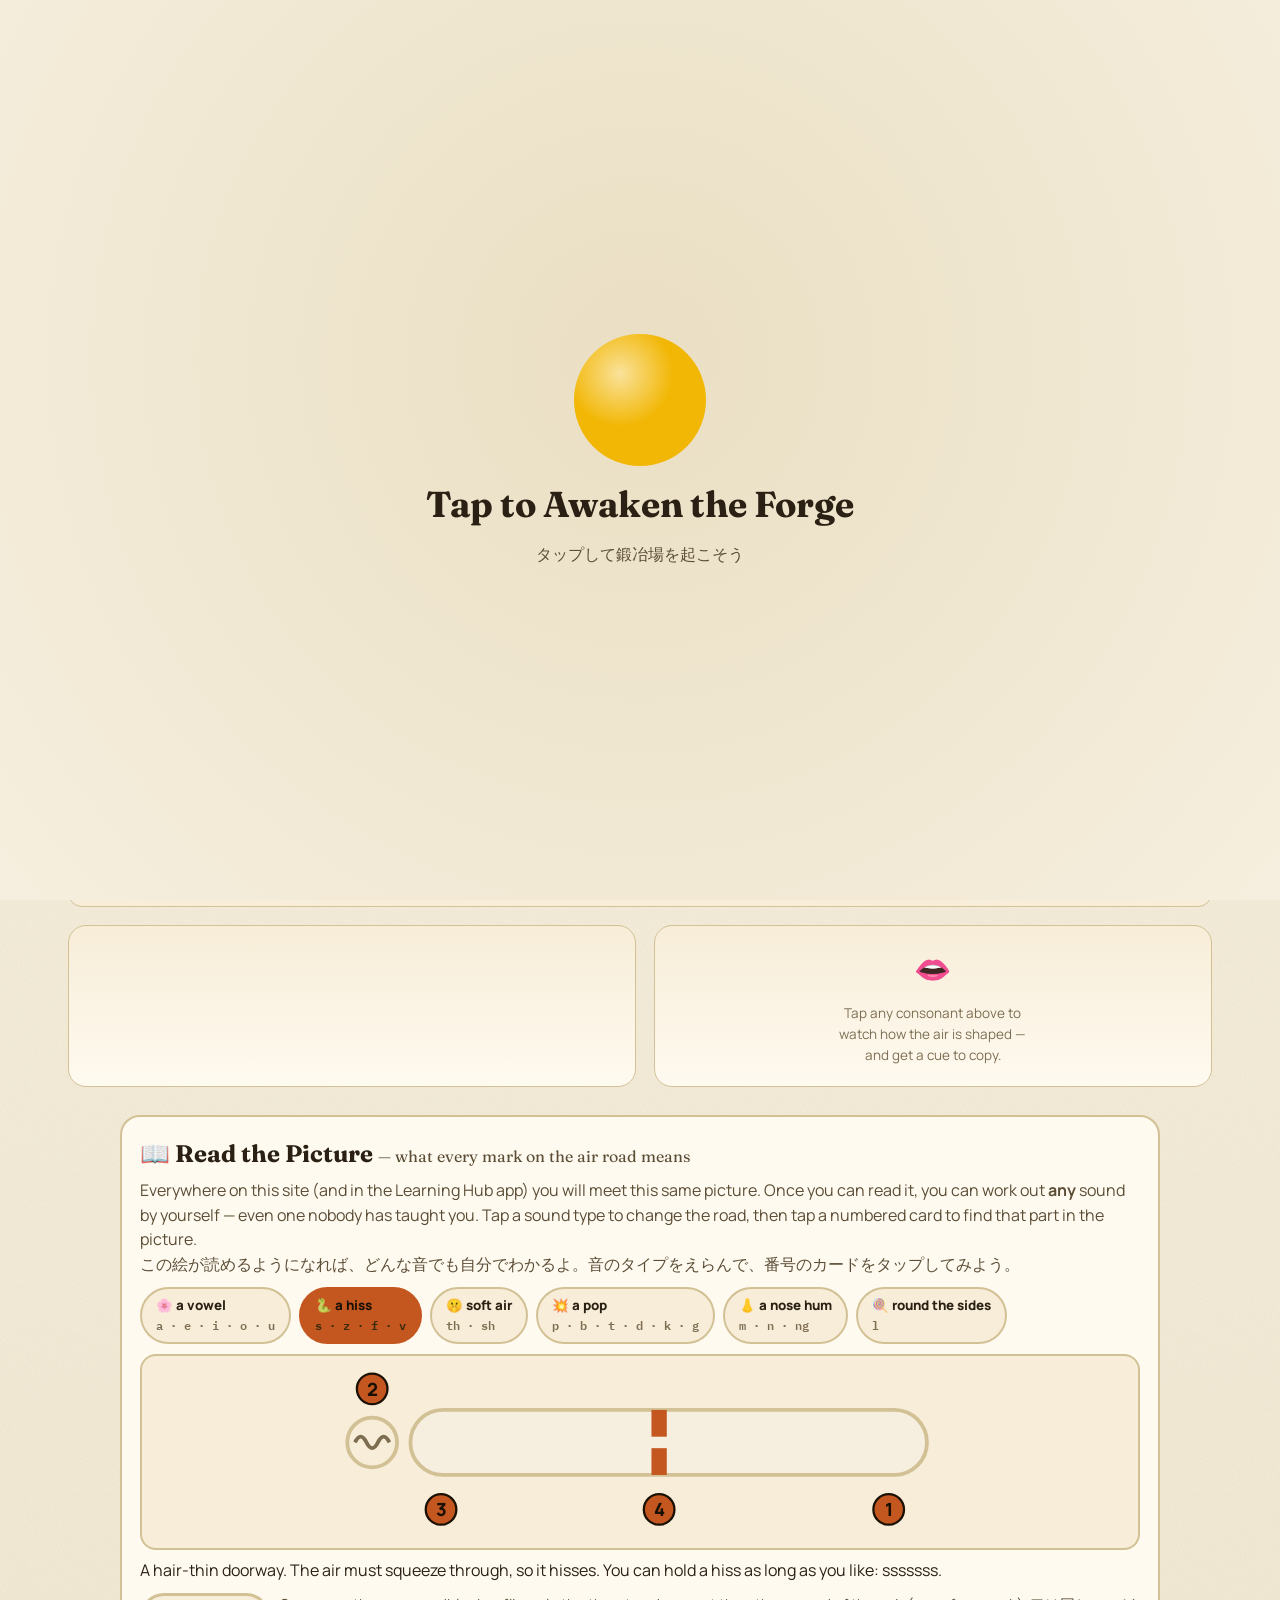
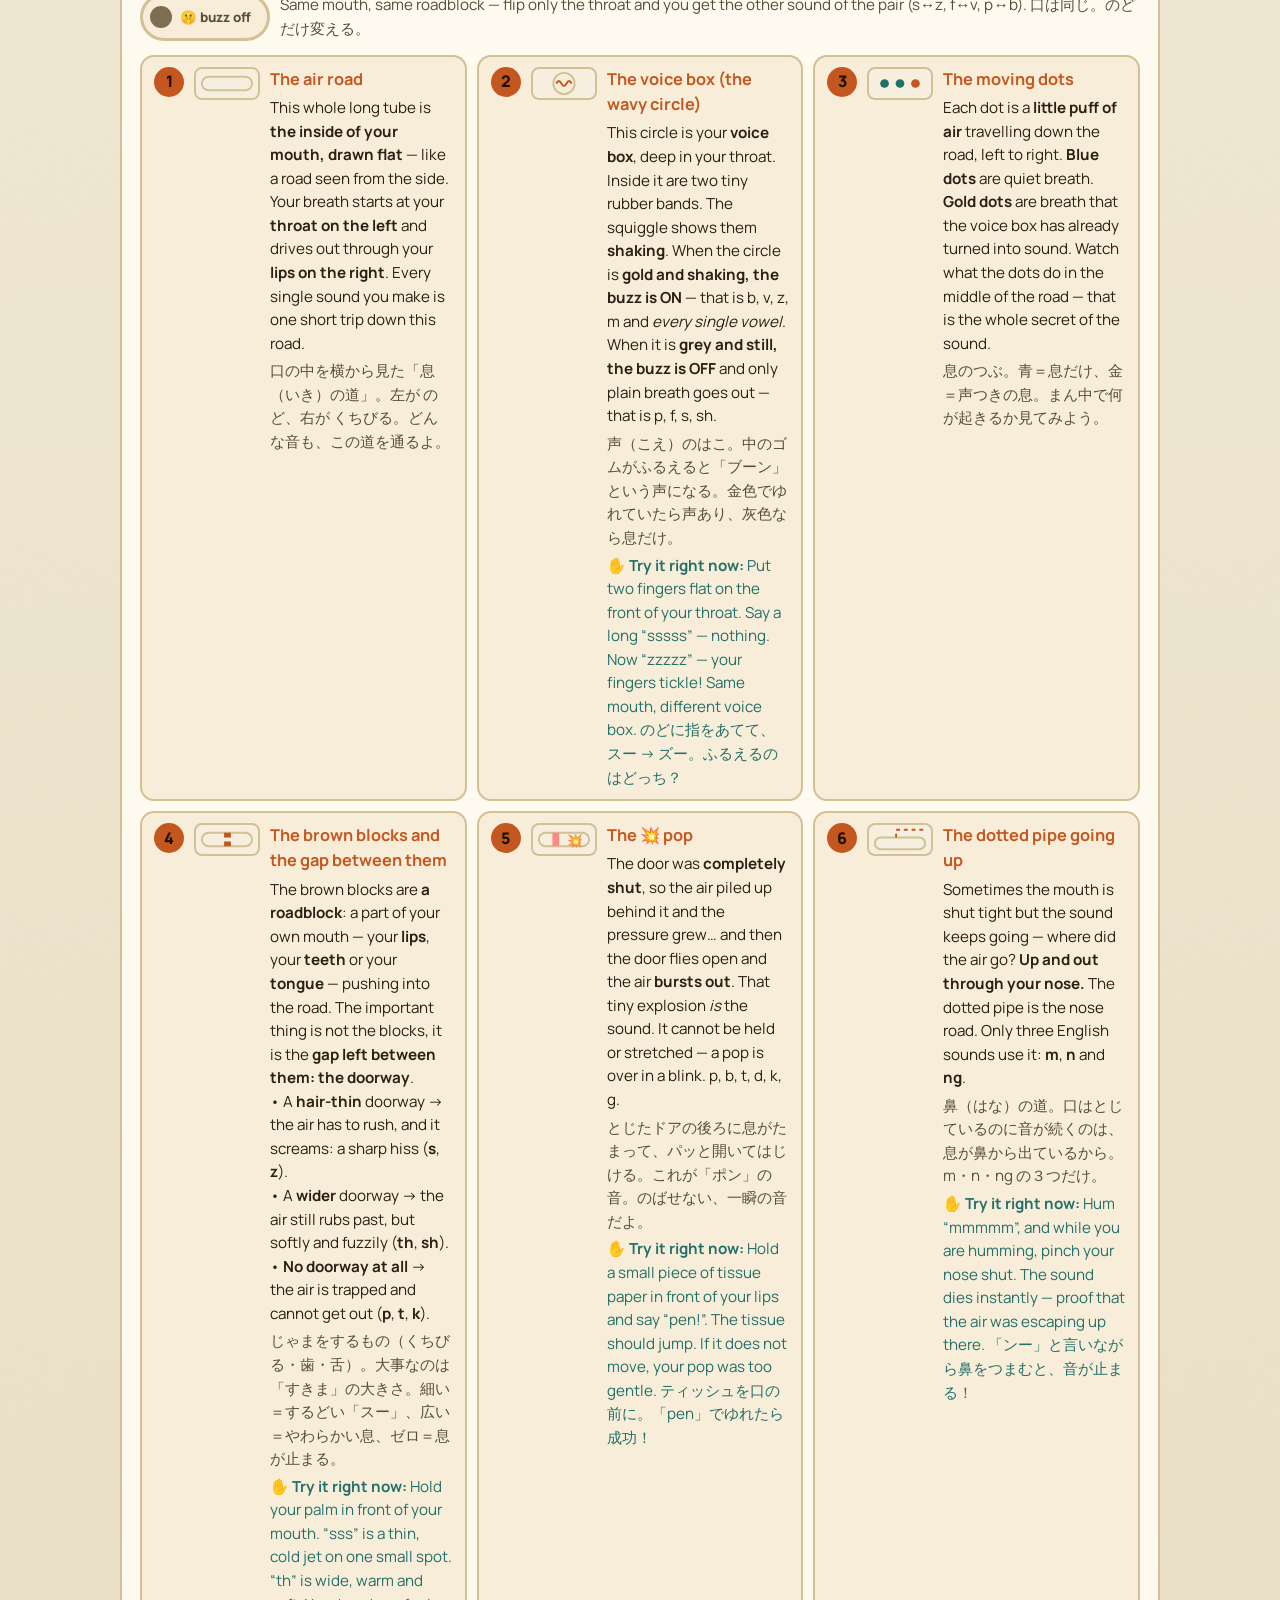
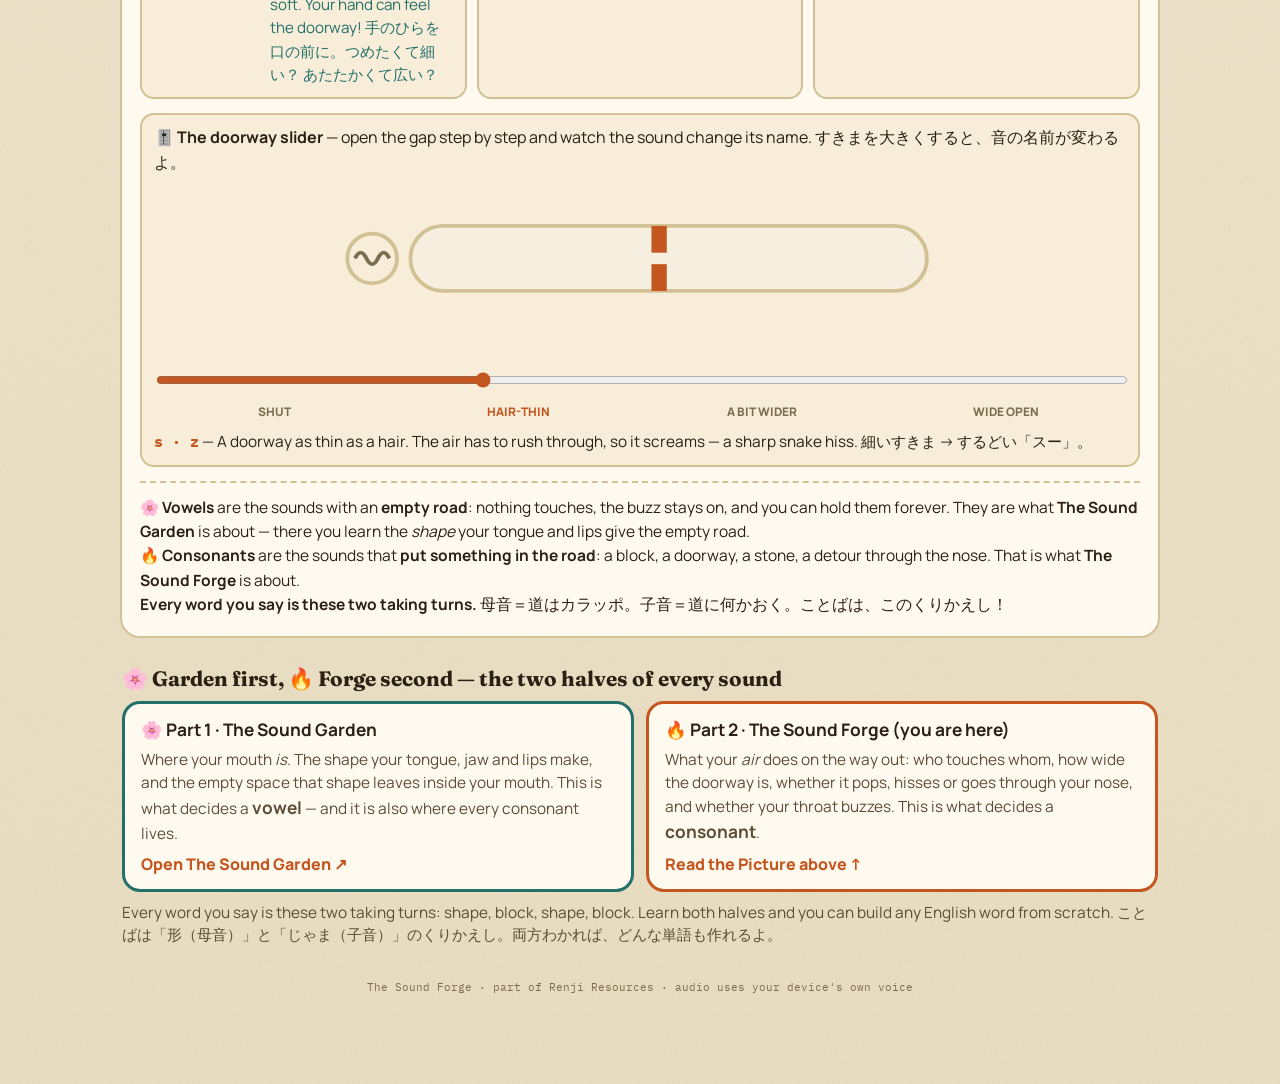
<file: index.html>
<!DOCTYPE html>
<html lang="en">
<head>
<meta charset="UTF-8">
<meta name="viewport" content="width=device-width, initial-scale=1, viewport-fit=cover">
<title>The Sound Forge — Renji Resources</title>
<link rel="preconnect" href="https://fonts.googleapis.com">
<link rel="preconnect" href="https://fonts.gstatic.com" crossorigin>
<link href="https://fonts.googleapis.com/css2?family=Fraunces:opsz,wght@9..144,400;9..144,500;9..144,600;9..144,700&family=Manrope:wght@400;500;600;700;800&family=IBM+Plex+Mono:wght@400;500&display=swap" rel="stylesheet">
<style>
  :root{
    --soil-900:#181209; --soil-800:#241a10; --dusk-900:#0b1220; --dusk-800:#101a2c;
    --parchment:#f4ecdc; --parchment-dim:#c9bea9; --parchment-faint:#8d8371;
    --panel:#1c140b; --panel-2:#221810; --border:#4a3c28; --border-soft:#3a2f1f;
    --moss:#93b26a; --moss-deep:#6f9048; --root-blue:#74a3d9; --bud-amber:#e7ac5f; --clay:#d67243; --berry:#c67089;
    --font-display:'Fraunces', Georgia, serif;
    --font-body:'Manrope', -apple-system, BlinkMacSystemFont, 'Segoe UI', sans-serif;
    --font-mono:'IBM Plex Mono', ui-monospace, Menlo, monospace;
  }
  *,*::before,*::after{ box-sizing:border-box; }
  html,body{ margin:0; padding:0; min-height:100%; background:var(--soil-900); color:var(--parchment); font-family:var(--font-body); -webkit-tap-highlight-color:transparent; }
  body{ background:radial-gradient(120% 90% at 50% -10%, #2a2013 0%, var(--soil-900) 42%, var(--dusk-800) 86%, var(--dusk-900) 100%); min-height:100vh; overflow-x:hidden; }
  button{ font-family:inherit; cursor:pointer; border:none; background:none; color:inherit; }
  :focus-visible{ outline:2px solid var(--bud-amber); outline-offset:3px; border-radius:8px; }
  ::selection{ background:#e7ac5f44; }

  .wrap{ max-width:1000px; margin:0 auto; padding:28px 18px 90px; }

  header.top{ display:flex; align-items:flex-start; gap:14px; margin-bottom:18px; }
  header.top .leaf{ width:38px; height:38px; flex:none; margin-top:3px; }
  header.top h1{ font-family:var(--font-display); font-weight:600; font-size:28px; line-height:1.05; margin:0; }
  header.top h1 .em{ font-style:italic; font-weight:400; color:var(--moss); }
  header.top p{ margin:7px 0 0; font-size:13.5px; color:var(--parchment-dim); max-width:62ch; line-height:1.5; }

  .toolbar{ display:flex; gap:14px; flex-wrap:wrap; align-items:center; margin-bottom:14px; }
  .grp{ display:flex; align-items:center; gap:8px; }
  .grp .lab{ font-size:11px; font-family:var(--font-mono); color:var(--parchment-faint); letter-spacing:.05em; text-transform:uppercase; }
  .seg{ display:inline-flex; background:#120c06; border:1px solid var(--border-soft); border-radius:9px; padding:3px; gap:2px; }
  .seg button{ font-size:12.5px; font-weight:600; color:var(--parchment-dim); padding:5px 12px; border-radius:7px; transition:all .13s; }
  .seg button[aria-pressed="true"]{ background:var(--bud-amber); color:var(--soil-900); }
  .gamebtn{ margin-left:auto; background:var(--berry); color:#1a0810; font-weight:800; font-size:13.5px; padding:9px 16px; border-radius:11px; display:flex; align-items:center; gap:8px; transition:filter .15s, transform .1s; }
  .gamebtn:hover{ filter:brightness(1.08); } .gamebtn:active{ transform:translateY(1px); }
  .gamebtn.on{ background:#3a1c2b; color:var(--berry); border:1px solid var(--berry); }

  /* legend */
  .legend{ display:flex; gap:16px; flex-wrap:wrap; background:linear-gradient(180deg,var(--panel-2),var(--panel)); border:1px solid var(--border); border-radius:13px; padding:11px 14px; margin-bottom:16px; font-size:12px; }
  .legend .grpL{ display:flex; align-items:center; gap:7px; color:var(--parchment-dim); }
  .legend .grpL b{ color:var(--parchment); }
  .legend .vd{ width:12px; height:12px; border-radius:50%; background:var(--bud-amber); flex:none; box-shadow:0 0 0 2px #e7ac5f33; }
  .legend .vl{ width:12px; height:12px; border-radius:50%; border:2px solid var(--root-blue); flex:none; }

  .axis{ font-family:var(--font-mono); font-size:10.5px; letter-spacing:.08em; color:var(--parchment-faint); text-transform:uppercase; margin:0 0 8px 2px; display:flex; align-items:center; gap:8px; }
  .axis .lineflow{ flex:1; height:1px; background:linear-gradient(90deg,var(--moss-deep),transparent); }

  /* grid */
  .grid{ display:flex; flex-direction:column; gap:11px; }
  .mrow{ background:#17110a; border:1px solid var(--border-soft); border-radius:14px; padding:12px 13px; }
  .mrow .rl{ display:flex; align-items:center; gap:9px; margin-bottom:9px; }
  .mrow .rl .mi{ font-size:16px; }
  .mrow .rl .mt{ font-weight:700; font-size:13.5px; }
  .mrow .rl .ms{ font-size:11px; color:var(--parchment-faint); font-family:var(--font-mono); }
  .chips{ display:flex; flex-wrap:wrap; gap:8px; }
  .cchip{ position:relative; min-width:66px; background:linear-gradient(180deg,#20180e,#1a130a); border:1px solid var(--border-soft); border-radius:11px; padding:9px 12px 8px; display:flex; flex-direction:column; align-items:center; gap:2px; transition:transform .12s, border-color .15s, box-shadow .15s; }
  .cchip:hover{ transform:translateY(-2px); border-color:var(--accent); box-shadow:0 10px 22px -16px #000; }
  .cchip.sel{ border-color:var(--accent); box-shadow:0 0 0 2px var(--accent) inset; }
  .cchip .ipa{ font-family:var(--font-mono); font-weight:600; font-size:19px; color:var(--parchment); line-height:1; }
  .cchip .ex{ font-size:10.5px; color:var(--parchment-faint); }
  .cchip .vdot{ position:absolute; top:7px; right:7px; width:9px; height:9px; border-radius:50%; }
  .cchip .vdot.voiced{ background:var(--bud-amber); box-shadow:0 0 0 2px #e7ac5f33; }
  .cchip .vdot.voiceless{ border:2px solid var(--root-blue); }

  /* detail */
  .stage{ display:flex; gap:18px; margin-top:18px; align-items:stretch; }
  @media (max-width:800px){ .stage{ flex-direction:column; } }
  .profileBox{ flex:1.1 1 0; min-width:0; background:linear-gradient(180deg,var(--panel-2),var(--panel)); border:1px solid var(--border); border-radius:18px; padding:16px; display:flex; align-items:center; justify-content:center; }
  .profileBox svg{ width:100%; height:auto; max-height:280px; }
  .info{ flex:1 1 0; min-width:0; background:linear-gradient(180deg,var(--panel-2),var(--panel)); border:1px solid var(--border); border-radius:18px; padding:20px; display:flex; flex-direction:column; }
  .info .empty{ margin:auto; text-align:center; color:var(--parchment-faint); font-size:13.5px; max-width:26ch; line-height:1.55; }
  .info .empty .big{ font-size:30px; display:block; margin-bottom:10px; }
  .info .symrow{ display:flex; align-items:center; gap:13px; }
  .info .sym{ font-family:var(--font-mono); font-size:38px; font-weight:500; color:var(--parchment); line-height:1; }
  .info .exword{ font-size:14px; color:var(--parchment-dim); }
  .info .exword b{ color:var(--bud-amber); }
  .info .speak{ margin-left:auto; width:44px; height:44px; border-radius:12px; background:var(--moss-deep); color:#10160a; display:flex; align-items:center; justify-content:center; flex:none; transition:filter .15s, transform .1s; }
  .info .speak:hover{ filter:brightness(1.1); } .info .speak:active{ transform:scale(.93); }
  .info .speak svg{ width:20px; height:20px; }
  .factors{ display:flex; gap:8px; flex-wrap:wrap; margin-top:14px; }
  .fchip{ font-size:11.5px; font-weight:600; color:var(--parchment-dim); background:#15100a; border:1px solid var(--border-soft); border-radius:9px; padding:6px 10px; display:flex; align-items:center; gap:6px; }
  .fchip .k{ font-family:var(--font-mono); font-size:9px; text-transform:uppercase; letter-spacing:.08em; color:var(--parchment-faint); }
  .tryit{ margin-top:15px; background:#1a0f08; border:1px solid var(--border-soft); border-left:3px solid var(--accent,var(--moss)); border-radius:10px; padding:13px 14px; }
  .tryit .h{ font-family:var(--font-mono); font-size:10px; letter-spacing:.1em; text-transform:uppercase; color:var(--accent,var(--moss)); margin-bottom:6px; }
  .tryit p{ margin:0; font-size:13.5px; line-height:1.55; color:var(--parchment-dim); }
  .jp{ margin-top:11px; font-size:12.5px; color:var(--parchment-faint); line-height:1.5; }
  .jp b{ color:var(--clay); }

  /* svg animation classes */
  .glow{ animation:glowpulse 1.4s ease-in-out infinite; transform-box:fill-box; transform-origin:center; }
  @keyframes glowpulse{ 0%,100%{ opacity:.5; transform:scale(.85) } 50%{ opacity:1; transform:scale(1.15) } }
  .burst{ transform-box:fill-box; transform-origin:center; animation:burst 1.1s ease-out infinite; }
  @keyframes burst{ 0%{ transform:scale(.2); opacity:.9 } 70%{ opacity:.4 } 100%{ transform:scale(2); opacity:0 } }
  .hissline{ transform-box:fill-box; animation:hiss .6s ease-in-out infinite; }
  .hissline:nth-child(2){ animation-delay:.15s } .hissline:nth-child(3){ animation-delay:.3s }
  @keyframes hiss{ 0%,100%{ opacity:.2 } 50%{ opacity:1 } }
  .nasaldot{ transform-box:fill-box; animation:upflow 1.3s linear infinite; }
  .nasaldot:nth-child(2){ animation-delay:.4s } .nasaldot:nth-child(3){ animation-delay:.8s }
  @keyframes upflow{ 0%{ opacity:0; transform:translate(0,0) } 25%{ opacity:1 } 100%{ opacity:0; transform:translate(-6px,-34px) } }
  .glidedot{ transform-box:fill-box; animation:glide 1.4s ease-in-out infinite; }
  @keyframes glide{ 0%{ opacity:0; transform:translateX(4px) } 25%{ opacity:1 } 100%{ opacity:0; transform:translateX(-42px) } }
  .airin{ transform-box:fill-box; animation:airin 1.6s ease-in-out infinite; }
  @keyframes airin{ 0%{ opacity:0; transform:translateX(8px) } 45%{ opacity:.5 } 100%{ opacity:0; transform:translateX(-14px) } }
  .buzzbar{ transform-box:fill-box; transform-origin:center; }
  .buzz.voiced .buzzbar{ animation:buzz .16s ease-in-out infinite; }
  .buzz.voiced .buzzbar:nth-child(2){ animation-delay:.05s } .buzz.voiced .buzzbar:nth-child(3){ animation-delay:.1s } .buzz.voiced .buzzbar:nth-child(4){ animation-delay:.03s }
  @keyframes buzz{ 0%,100%{ transform:scaleY(.4) } 50%{ transform:scaleY(1.35) } }
  .buzz.voiceless .buzzbar{ opacity:.28; }

  /* game */
  .game{ display:none; margin-top:18px; background:linear-gradient(135deg,#2a1420,#1a0f14); border:1px solid #5a2f45; border-radius:18px; padding:18px; }
  .game.show{ display:block; }
  .game .ghead{ display:flex; align-items:center; gap:10px; flex-wrap:wrap; margin-bottom:6px; }
  .game .geyebrow{ font-family:var(--font-mono); font-size:10px; letter-spacing:.12em; text-transform:uppercase; color:var(--berry); }
  .game .score{ margin-left:auto; font-family:var(--font-mono); font-size:12.5px; color:var(--parchment-dim); }
  .game .qtext{ font-family:var(--font-display); font-size:18px; font-weight:600; margin:4px 0 14px; }
  .game .gstage{ display:flex; gap:16px; align-items:center; flex-wrap:wrap; }
  .game .gprofile{ flex:1 1 260px; min-width:230px; background:#140b10; border:1px solid #4a2838; border-radius:14px; padding:10px; }
  .game .gprofile svg{ width:100%; height:auto; max-height:230px; }
  .game .opts{ flex:1 1 220px; display:flex; flex-direction:column; gap:9px; }
  .game .opt{ text-align:left; font-size:15px; font-weight:700; color:var(--parchment); background:#1c1013; border:1px solid #4a2838; border-radius:12px; padding:13px 15px; transition:all .13s; display:flex; align-items:center; gap:10px; }
  .game .opt:hover{ border-color:var(--berry); background:#241419; }
  .game .opt.correct{ background:#1c2a17; border-color:var(--moss); color:var(--moss); }
  .game .opt.wrong{ background:#2a1414; border-color:var(--clay); color:var(--clay); }
  .game .opt .ipa{ font-family:var(--font-mono); }
  .game .next{ margin-top:14px; background:var(--berry); color:#1a0810; font-weight:800; font-size:14px; padding:11px 20px; border-radius:11px; display:none; }
  .game .next.show{ display:inline-block; }
  .game .feedback{ margin-top:12px; font-size:13.5px; font-weight:600; min-height:20px; }
  .game .feedback.ok{ color:var(--moss); } .game .feedback.no{ color:var(--clay); }

  footer.foot{ margin-top:34px; text-align:center; font-size:11px; color:var(--parchment-faint); font-family:var(--font-mono); }
  @media (prefers-reduced-motion:reduce){ .glow,.burst,.hissline,.nasaldot,.glidedot,.airin,.buzz.voiced .buzzbar{ animation:none!important; } }
</style>
<link rel="stylesheet" href="articulation.css">
<link rel="stylesheet" href="forge-core.css">
<script src="forge-core.js"></script>
</head>
<body>
<div class="wrap">

  <header class="top">
    <svg class="leaf" viewBox="0 0 40 40" fill="none" aria-hidden="true">
      <path d="M20 37c0-9 0-16 0-16M20 21c-7 0-12-4-13-13 9 0 14 4 13 13ZM20 21c7 0 12-4 13-13-9 0-14 4-13 13Z" stroke="#93b26a" stroke-width="1.7" stroke-linecap="round" stroke-linejoin="round"/>
    </svg>
    <div>
      <h1>The Sound Forge <span class="em">— how your mouth makes every consonant</span></h1>
      <p>Watch the air travel through the mouth: it gets blocked at a glowing <b>spot</b> (place), does something there — pop, hiss, nose or glide (manner) — and your throat either <b>buzzes</b> or stays quiet (voicing). Tap a sound to see it, then try it yourself.</p>
    </div>
  </header>

  <div class="toolbar">
    <div class="grp"><span class="lab">Accent</span>
      <div class="seg" id="accentSeg"><button data-a="US" aria-pressed="true">US</button><button data-a="UK" aria-pressed="false">UK</button></div>
    </div>
    <div class="grp"><span class="lab">Speed</span>
      <div class="seg" id="speedSeg"><button data-s="normal" aria-pressed="true">Normal</button><button data-s="slow" aria-pressed="false">🐢 Slow</button></div>
    </div>
    <button class="gamebtn" id="gameBtn">🎮 Read the Mouth</button>
    <a class="gamebtn" href="arcade.html" style="margin-left:8px;text-decoration:none;min-height:48px">Mic Arcade</a>
    <a class="gamebtn" href="zones.html" style="margin-left:8px;text-decoration:none">⚔️ Battle Zones &amp; Games</a>
  </div>

  <div class="legend">
    <span class="grpL"><span class="vd"></span>Voiced <b>— throat buzzes</b></span>
    <span class="grpL"><span class="vl"></span>Voiceless <b>— no buzz</b></span>
    <span class="grpL">💥 pop · 〰️ hiss · 👃 nose · 🌊 glide <b>= manner</b></span>
  </div>

  <div class="axis">front · lips <span class="lineflow"></span> back · throat</div>

  <div class="grid" id="grid"></div>

  <div class="stage" id="stage">
    <div class="profileBox" id="profileBox"></div>
    <div class="info" id="info">
      <div class="empty" id="empty"><span class="big">👄</span>Tap any consonant above to watch how the air is shaped — and get a cue to copy.</div>
    </div>
  </div>

  <div class="game" id="game">
    <div class="ghead">
      <span class="geyebrow">Read the Mouth</span>
      <span class="score">Score <b id="gScore">0</b> · Streak <b id="gStreak">0</b> · Best <b id="gBest">0</b></span>
    </div>
    <div class="qtext" id="qText">—</div>
    <div class="gstage">
      <div class="gprofile" id="gProfile"></div>
      <div class="opts" id="gOpts"></div>
    </div>
    <div class="feedback" id="gFeedback"></div>
    <button class="next" id="gNext">Next →</button>
  </div>

  <div id="pictureKey"></div>

  <section class="twohalves">
    <h2>🌸 Garden first, 🔥 Forge second — the two halves of every sound</h2>
    <div class="halves">
      <a class="half g" href="https://renjithadhvaith.github.io/the-sound-garden/">
        <b>🌸 Part 1 · The Sound Garden</b>
        <span>Where your mouth <i>is</i>. The shape your tongue, jaw and lips make, and the empty space that shape leaves inside your mouth. This is what decides a <b>vowel</b> — and it is also where every consonant lives.</span>
        <em>Open The Sound Garden ↗</em>
      </a>
      <a class="half f" href="#pictureKey">
        <b>🔥 Part 2 · The Sound Forge (you are here)</b>
        <span>What your <i>air</i> does on the way out: who touches whom, how wide the doorway is, whether it pops, hisses or goes through your nose, and whether your throat buzzes. This is what decides a <b>consonant</b>.</span>
        <em>Read the Picture above ↑</em>
      </a>
    </div>
    <p class="hnote">Every word you say is these two taking turns: shape, block, shape, block. Learn both halves and you can build any English word from scratch.
      <span lang="ja">ことばは「形（母音）」と「じゃま（子音）」のくりかえし。両方わかれば、どんな単語も作れるよ。</span></p>
  </section>

  <footer class="foot">The Sound Forge · part of Renji Resources · audio uses your device's own voice</footer>
</div>
<script src="picture-key.js" defer></script>

<script>
/* ===================== speech ===================== */
const synth=window.speechSynthesis;
let voices=[], vUS=null, vUK=null, accent='US', speed='normal';
function loadVoices(){ if(!synth) return; voices=synth.getVoices()||[]; vUS=voices.find(v=>/en[-_]US/i.test(v.lang))||voices.find(v=>/^en/i.test(v.lang))||null; vUK=voices.find(v=>/en[-_]GB/i.test(v.lang))||voices.find(v=>/^en/i.test(v.lang))||null; }
if(synth){ loadVoices(); synth.onvoiceschanged=loadVoices; } 
function say(word){ if(!synth||!word) return; synth.cancel(); const u=new SpeechSynthesisUtterance(word); const v=accent==='UK'?vUK:vUS; if(v){u.voice=v;u.lang=v.lang;} else u.lang=accent==='UK'?'en-GB':'en-US'; u.rate=speed==='slow'?0.55:0.85; synth.speak(u); }

/* ===================== sound fx ===================== */
let audioCtx=null;
function ac(){ if(!audioCtx){ try{ audioCtx=new (window.AudioContext||window.webkitAudioContext)(); }catch(e){ return null; } } if(audioCtx.state==='suspended') audioCtx.resume(); return audioCtx; }
function tone(f,s,d,t,p){ const c=ac(); if(!c) return; const o=c.createOscillator(),g=c.createGain(); o.type=t||'sine'; o.frequency.value=f; o.connect(g); g.connect(c.destination); const T=c.currentTime+s; g.gain.setValueAtTime(0.0001,T); g.gain.exponentialRampToValueAtTime(p||0.13,T+0.02); g.gain.exponentialRampToValueAtTime(0.0001,T+d); o.start(T); o.stop(T+d+0.03); }
function sfxTap(){ tone(520,0,0.09,'sine',0.1); }
function sfxRight(){ [523,659,784,1047].forEach((f,i)=>tone(f,i*0.09,0.26,'triangle',0.13)); }
function sfxWrong(){ tone(180,0,0.22,'sawtooth',0.09); }

/* ===================== data ===================== */
const PLACE = {
  bilabial:    { label:'Lips', x:58,  y:124 },
  labiodental: { label:'Lip + teeth', x:74, y:116 },
  dental:      { label:'Teeth', x:88, y:110 },
  alveolar:    { label:'Ridge', x:106, y:101 },
  postalveolar:{ label:'Behind the ridge', x:124, y:97 },
  palatal:     { label:'Roof', x:150, y:91 },
  velar:       { label:'Back', x:190, y:101 },
  glottal:     { label:'Throat', x:216, y:150 }
};
const PLACE_ORDER = ['bilabial','labiodental','dental','alveolar','postalveolar','palatal','velar','glottal'];
const MANNER = {
  stop:        { label:'Stops', icon:'💥', kid:'trap & pop' },
  fricative:   { label:'Fricatives', icon:'〰️', kid:'squeeze & hiss' },
  affricate:   { label:'Affricates', icon:'💥〰️', kid:'pop then hiss' },
  nasal:       { label:'Nasals', icon:'👃', kid:'hum through the nose' },
  approximant: { label:'Approximants', icon:'🌊', kid:'smooth glide' }
};
const MANNER_ORDER = ['stop','fricative','affricate','nasal','approximant'];

const C = [
  {ipa:'p', word:'pen',  place:'bilabial', manner:'stop', voice:'voiceless', cue:'Press both lips shut, trap the air, then POP it open. Hand on throat — no buzz.'},
  {ipa:'b', word:'bed',  place:'bilabial', manner:'stop', voice:'voiced',    cue:'Exactly like /p/ — lips shut and pop — but switch the throat-buzz ON.'},
  {ipa:'t', word:'ten',  place:'alveolar', manner:'stop', voice:'voiceless', cue:'Tongue-tip taps the bumpy ridge behind your top teeth, then pop. No buzz.'},
  {ipa:'d', word:'dog',  place:'alveolar', manner:'stop', voice:'voiced',    cue:'Same tongue-tap on the ridge as /t/, but add the throat-buzz.'},
  {ipa:'k', word:'cat',  place:'velar',    manner:'stop', voice:'voiceless', cue:'The BACK of your tongue lifts and blocks the back, then pops. No buzz.'},
  {ipa:'g', word:'go',   place:'velar',    manner:'stop', voice:'voiced',    cue:'Back-of-tongue pop like /k/, but buzzing.'},

  {ipa:'f', word:'fish', place:'labiodental', manner:'fricative', voice:'voiceless', cue:'Top teeth on your bottom lip, blow air through the gap. No buzz.'},
  {ipa:'v', word:'van',  place:'labiodental', manner:'fricative', voice:'voiced',    cue:'Teeth on lip like /f/, but buzz your throat.'},
  {ipa:'θ', word:'think',place:'dental',   manner:'fricative', voice:'voiceless', cue:'Poke your tongue-tip lightly between your teeth and blow. No buzz.'},
  {ipa:'ð', word:'this', place:'dental',   manner:'fricative', voice:'voiced',    cue:'Tongue between the teeth like θ, but with the throat-buzz on.'},
  {ipa:'s', word:'sun',  place:'alveolar', manner:'fricative', voice:'voiceless', cue:'Tongue near the ridge, hiss like a snake — ssss. No buzz.'},
  {ipa:'z', word:'zoo',  place:'alveolar', manner:'fricative', voice:'voiced',    cue:'Same hiss as /s/, but buzzing like a bee — zzzz.'},
  {ipa:'ʃ', word:'ship', place:'postalveolar', manner:'fricative', voice:'voiceless', cue:'Pull the tongue back a bit, round the lips, say “shhh”. No buzz.'},
  {ipa:'ʒ', word:'vision',place:'postalveolar', manner:'fricative', voice:'voiced',  cue:'The “shhh” shape, but buzzing — the middle sound in “vision”.'},
  {ipa:'h', word:'hat',  place:'glottal',  manner:'fricative', voice:'voiceless', cue:'Just breathe out gently from the throat — a soft “haa”.'},

  {ipa:'tʃ',word:'chair',place:'postalveolar', manner:'affricate', voice:'voiceless', cue:'Stop the air, then release it as “shhh” — together they make “ch”. No buzz.'},
  {ipa:'dʒ',word:'jump', place:'postalveolar', manner:'affricate', voice:'voiced',    cue:'Like “ch”, but buzzing — the “j” sound.'},

  {ipa:'m', word:'moon', place:'bilabial', manner:'nasal', voice:'voiced', cue:'Close your lips and hum — the air escapes up through your nose.'},
  {ipa:'n', word:'nose', place:'alveolar', manner:'nasal', voice:'voiced', cue:'Tongue on the ridge, hum through your nose.'},
  {ipa:'ŋ', word:'sing', place:'velar',    manner:'nasal', voice:'voiced', cue:'Back of tongue up, hum through the nose — the “ng” at the end of “sing”.'},

  {ipa:'l', word:'leg',  place:'alveolar', manner:'approximant', voice:'voiced', cue:'Tongue-tip touches the ridge; air slides around the sides. Tongue DOES touch.'},
  {ipa:'r', word:'red',  place:'postalveolar', manner:'approximant', voice:'voiced', cue:'Curl the tongue back but touch nothing — it floats. Tongue does NOT touch.'},
  {ipa:'j', word:'yes',  place:'palatal',  manner:'approximant', voice:'voiced', cue:'Tongue near the roof, then glide straight into the vowel — the “y” sound.'},
  {ipa:'w', word:'wet',  place:'bilabial', manner:'approximant', voice:'voiced', cue:'Round your lips tight, then glide open — the “w” sound (lips + back of tongue).'}
];
/* Japanese-learner notes for the trickiest ones */
const JP = {
  'f':'Japanese ふ uses both lips — for English /f/ use your <b>top teeth on your lip</b> instead.',
  'v':'Often slips to /b/. Keep the <b>teeth on the lip</b> and let it buzz.',
  'θ':'No Japanese θ — it often becomes /s/. <b>Show a little tongue</b> between the teeth.',
  'ð':'Often becomes /z/ or /d/. <b>Tongue between the teeth</b>, with buzz.',
  'l':'/l/ and /r/ merge for many learners. For <b>/l/ the tongue touches</b> the ridge.',
  'r':'For <b>/r/ the tongue touches nothing</b> — that\'s the key difference from /l/.',
  'ʃ':'Close to Japanese し, but round the lips a little more.',
  'ŋ':'Exists as ん inside words, but practise it at the <b>end</b> of words like “sing”.'
};
const CMAP = {}; C.forEach((c,i)=>{ c.i=i; CMAP[c.ipa]=c; });

/* ===================== profile svg ===================== */
function accentOf(c){ return c.voice==='voiced' ? 'var(--bud-amber)' : 'var(--root-blue)'; }
function mannerFX(c){
  const p=PLACE[c.place]; const a=accentOf(c);
  if(c.manner==='stop'){
    return `<circle class="burst" cx="${p.x}" cy="${p.y}" r="9" fill="none" stroke="${a}" stroke-width="2.5"/>`;
  }
  if(c.manner==='fricative'){
    let s=''; for(let k=0;k<3;k++){ s+=`<path class="hissline" d="M${p.x-4} ${p.y-6+k*6} q6 -3 12 0 q6 3 12 0" fill="none" stroke="${a}" stroke-width="2" stroke-linecap="round"/>`; }
    return s;
  }
  if(c.manner==='affricate'){
    let s=`<circle class="burst" cx="${p.x}" cy="${p.y}" r="8" fill="none" stroke="${a}" stroke-width="2.5"/>`;
    for(let k=0;k<2;k++){ s+=`<path class="hissline" d="M${p.x-2} ${p.y-4+k*8} q6 -3 12 0 q6 3 12 0" fill="none" stroke="${a}" stroke-width="2" stroke-linecap="round"/>`; }
    return s;
  }
  if(c.manner==='nasal'){
    // dashed route up to the nostril + rising dots
    let s=`<path d="M${p.x} ${p.y} C ${p.x-20} ${p.y-30}, 70 70, 50 60" fill="none" stroke="${a}" stroke-width="1.5" stroke-dasharray="3 4" opacity="0.5"/>`;
    for(let k=0;k<3;k++){ s+=`<circle class="nasaldot" cx="${60-k*3}" cy="${75-k*4}" r="3.2" fill="${a}"/>`; }
    return s;
  }
  // approximant glide
  let s=''; for(let k=0;k<2;k++){ s+=`<circle class="glidedot" cx="${p.x-k*8}" cy="${p.y+k*3}" r="3.4" fill="${a}"/>`; }
  return s;
}
function profileSVG(c, hideLabels){
  const p=PLACE[c.place]; const a=accentOf(c);
  const labels = hideLabels ? '' : `
    <text x="50" y="52" class="lbl">nose</text>
    <text x="46" y="176" class="lbl">lips</text>
    <text x="150" y="72" class="lbl">roof</text>
    <text x="196" y="86" class="lbl">back</text>
    <text x="232" y="176" class="lbl">throat</text>`;
  return `<svg viewBox="0 0 300 230" class="${c.voice==='voiced'?'buzz voiced':'buzz voiceless'}" style="--accent:${a}">
    <style>.lbl{ font-family:var(--font-mono); font-size:9px; fill:var(--parchment-faint); letter-spacing:.05em }</style>
    <!-- head backdrop -->
    <path d="M40 60 C40 30 95 22 160 26 C232 30 285 60 285 120 C285 168 258 196 214 206 L206 224 L150 216 C92 210 34 180 34 120 C34 96 36 78 40 60 Z" fill="#20180e" stroke="#4a3c28" stroke-width="1.4"/>
    <!-- nasal cavity hint -->
    <path d="M60 70 C110 52 170 54 210 74" fill="none" stroke="#3a2f1f" stroke-width="1.2" stroke-dasharray="2 4"/>
    <!-- nostril -->
    <circle cx="50" cy="66" r="3.5" fill="#12100a" stroke="#4a3c28" stroke-width="1"/>
    <!-- roof / palate arc (place track) -->
    <path d="M64 128 Q140 78 216 116" fill="none" stroke="#5a4a30" stroke-width="2" stroke-linecap="round"/>
    <!-- tongue -->
    <ellipse cx="120" cy="168" rx="66" ry="26" fill="#6f9048" opacity="0.35"/>
    <path d="M60 172 Q120 150 190 168" fill="none" stroke="#93b26a" stroke-width="2" opacity="0.55"/>
    <!-- lips -->
    <path d="M40 118 q-8 6 0 14" fill="none" stroke="#c88a72" stroke-width="6" stroke-linecap="round"/>
    <path d="M40 150 q-8 -4 0 -10" fill="none" stroke="#c88a72" stroke-width="6" stroke-linecap="round"/>
    <!-- teeth -->
    <rect x="66" y="120" width="5" height="8" rx="1.5" fill="#efe6d2"/>
    <rect x="66" y="146" width="5" height="8" rx="1.5" fill="#efe6d2"/>
    <!-- air coming in from throat -->
    <path class="airin" d="M232 150 q-12 -4 -24 0" fill="none" stroke="${a}" stroke-width="2" stroke-linecap="round" opacity="0.5"/>
    <!-- place glow -->
    <circle class="glow" cx="${p.x}" cy="${p.y}" r="11" fill="${a}" opacity="0.85"/>
    <circle cx="${p.x}" cy="${p.y}" r="4" fill="#fff" opacity="0.9"/>
    <!-- manner effect -->
    ${mannerFX(c)}
    <!-- voice box / buzz bars -->
    <g transform="translate(226,140)">
      <rect class="buzzbar" x="0" y="0" width="3.4" height="20" rx="1.5" fill="${a}"/>
      <rect class="buzzbar" x="6" y="0" width="3.4" height="20" rx="1.5" fill="${a}"/>
      <rect class="buzzbar" x="12" y="0" width="3.4" height="20" rx="1.5" fill="${a}"/>
      <rect class="buzzbar" x="18" y="0" width="3.4" height="20" rx="1.5" fill="${a}"/>
    </g>
    ${labels}
  </svg>`;
}

/* ===================== grid ===================== */
const gridEl=document.getElementById('grid');
function buildGrid(){
  let html='';
  MANNER_ORDER.forEach(m=>{
    const items = C.filter(c=>c.manner===m).sort((a,b)=> PLACE_ORDER.indexOf(a.place)-PLACE_ORDER.indexOf(b.place) || (a.voice==='voiceless'?-1:1));
    html += `<div class="mrow"><div class="rl"><span class="mi">${MANNER[m].icon}</span><span class="mt">${MANNER[m].label}</span><span class="ms">${MANNER[m].kid}</span></div><div class="chips">`;
    html += items.map(c=>`<button class="cchip" data-i="${c.i}" style="--accent:${accentOf(c)}">
        <span class="vdot ${c.voice}"></span>
        <span class="ipa">${c.ipa}</span>
        <span class="ex">${c.word}</span></button>`).join('');
    html += `</div></div>`;
  });
  gridEl.innerHTML=html;
  gridEl.querySelectorAll('.cchip').forEach(ch=>ch.addEventListener('click',()=>{ sfxTap(); selectConsonant(+ch.dataset.i, ch); }));
}

/* ===================== detail ===================== */
const profileBox=document.getElementById('profileBox');
const infoEl=document.getElementById('info');
let selEl=null;
function selectConsonant(i, el){
  const c=C[i];
  if(selEl) selEl.classList.remove('sel');
  if(el){ el.classList.add('sel'); selEl=el; }
  say(c.word);
  if(window.ART && ART.has(c.ipa)){ ART.show(c, profileBox, infoEl, accentOf); return; }
  profileBox.innerHTML = profileSVG(c, false);
  const jp = JP[c.ipa] ? `<div class="jp">🇯🇵 <b>Japanese tip:</b> ${JP[c.ipa]}</div>` : '';
  infoEl.innerHTML = `
    <div class="symrow">
      <span class="sym">/${c.ipa}/</span>
      <span class="exword">as in <b>${c.word}</b></span>
      <button class="speak" id="sBtn" aria-label="Hear the word"><svg viewBox="0 0 24 24" fill="none" stroke="currentColor" stroke-width="2"><path d="M4 9v6h4l5 4V5L8 9H4Z" stroke-linejoin="round"/><path d="M17 8.5a5 5 0 0 1 0 7M19.5 6a8 8 0 0 1 0 12" stroke-linecap="round"/></svg></button>
    </div>
    <div class="factors">
      <span class="fchip"><span class="k">Place</span> ${PLACE[c.place].label}</span>
      <span class="fchip"><span class="k">Manner</span> ${MANNER[c.manner].icon} ${MANNER[c.manner].label.replace(/s$/,'')}</span>
      <span class="fchip"><span class="k">Voice</span> ${c.voice==='voiced'?'Voiced · buzz on':'Voiceless · no buzz'}</span>
    </div>
    <div class="tryit" style="--accent:${accentOf(c)}">
      <div class="h">👉 You try it</div>
      <p>${c.cue}</p>
    </div>
    ${jp}`;
  document.getElementById('sBtn').addEventListener('click',()=>say(c.word));
  infoEl.style.setProperty('--accent', accentOf(c));
}

/* ===================== toolbar ===================== */
document.getElementById('accentSeg').querySelectorAll('button').forEach(b=>b.addEventListener('click',()=>{ accent=b.dataset.a; document.getElementById('accentSeg').querySelectorAll('button').forEach(x=>x.setAttribute('aria-pressed',x.dataset.a===accent)); }));
document.getElementById('speedSeg').querySelectorAll('button').forEach(b=>b.addEventListener('click',()=>{ speed=b.dataset.s; document.getElementById('speedSeg').querySelectorAll('button').forEach(x=>x.setAttribute('aria-pressed',x.dataset.s===speed)); }));

/* ===================== game: Read the Mouth ===================== */
const gameEl=document.getElementById('game');
const stageEl=document.getElementById('stage');
let gameOn=false, gScore=0, gStreak=0, gBest=0, curC=null, answered=false;
try{ const b=localStorage.getItem('forge_best'); if(b) gBest=parseInt(b,10); }catch(e){}
function shuffle(a){ a=a.slice(); for(let i=a.length-1;i>0;i--){ const j=Math.floor(Math.random()*(i+1)); [a[i],a[j]]=[a[j],a[i]]; } return a; }
function pick(arr,n,exclude){ return shuffle(arr.filter(x=>x!==exclude)).slice(0,n); }

const Q_TYPES=['word','voice','manner'];
function newRound(){
  answered=false;
  document.getElementById('gNext').classList.remove('show');
  document.getElementById('gFeedback').textContent=''; document.getElementById('gFeedback').className='feedback';
  curC = C[Math.floor(Math.random()*C.length)];
  const type = Q_TYPES[Math.floor(Math.random()*Q_TYPES.length)];
  document.getElementById('gProfile').innerHTML = profileSVG(curC, true); // hide labels in game
  let q='', opts=[], correct='';
  if(type==='word'){
    q='Which word makes this sound?';
    correct=curC.word;
    const others=pick(C.map(c=>c.word), 3, curC.word);
    opts=shuffle([correct,...others]).map(w=>({label:w, val:w}));
  } else if(type==='voice'){
    q='Is this sound voiced or voiceless? (Watch the throat bars.)';
    correct=curC.voice;
    opts=[{label:'Voiced — throat buzzes', val:'voiced'},{label:'Voiceless — no buzz', val:'voiceless'}];
  } else {
    q='How is the air blocked? (Watch what happens at the glow.)';
    correct=curC.manner;
    const otherManners=pick(MANNER_ORDER, 3, curC.manner);
    opts=shuffle([curC.manner,...otherManners]).map(m=>({label:MANNER[m].icon+' '+MANNER[m].label.replace(/s$/,''), val:m}));
  }
  document.getElementById('qText').textContent=q;
  const oEl=document.getElementById('gOpts');
  oEl.innerHTML=opts.map(o=>`<button class="opt" data-v="${o.val}">${o.label}</button>`).join('');
  oEl.querySelectorAll('.opt').forEach(btn=>btn.addEventListener('click',()=>answer(btn, correct)));
}
function answer(btn, correct){
  if(answered) return; answered=true;
  const chosen=btn.dataset.v;
  const ok = chosen===correct;
  const oEl=document.getElementById('gOpts');
  oEl.querySelectorAll('.opt').forEach(b=>{ if(b.dataset.v===correct) b.classList.add('correct'); else if(b===btn) b.classList.add('wrong'); });
  const fb=document.getElementById('gFeedback');
  if(ok){ gScore++; gStreak++; if(gStreak>gBest){ gBest=gStreak; try{localStorage.setItem('forge_best',String(gBest));}catch(e){} } fb.textContent='✓ Yes! /'+curC.ipa+'/ as in '+curC.word+'.'; fb.className='feedback ok'; sfxRight(); }
  else { gStreak=0; fb.textContent='✗ It was /'+curC.ipa+'/ as in '+curC.word+'.'; fb.className='feedback no'; sfxWrong(); }
  say(curC.word);
  document.getElementById('gScore').textContent=gScore;
  document.getElementById('gStreak').textContent=gStreak;
  document.getElementById('gBest').textContent=gBest;
  document.getElementById('gNext').classList.add('show');
}
document.getElementById('gNext').addEventListener('click', newRound);
document.getElementById('gameBtn').addEventListener('click',()=>{
  gameOn=!gameOn;
  document.getElementById('gameBtn').classList.toggle('on', gameOn);
  document.getElementById('gameBtn').textContent = gameOn ? '✕ Close game' : '🎮 Read the Mouth';
  gameEl.classList.toggle('show', gameOn);
  stageEl.style.display = gameOn ? 'none' : 'flex';
  gridEl.style.display = gameOn ? 'none' : 'flex';
  document.querySelector('.axis').style.display = gameOn ? 'none' : 'flex';
  if(gameOn){ document.getElementById('gBest').textContent=gBest; newRound(); gameEl.scrollIntoView({behavior:'smooth',block:'nearest'}); }
});

/* ===================== init ===================== */
buildGrid();
</script>
<script src="articulation.js"></script>
<script src="forge-zoom.js"></script>
</body>
</html>
</file>
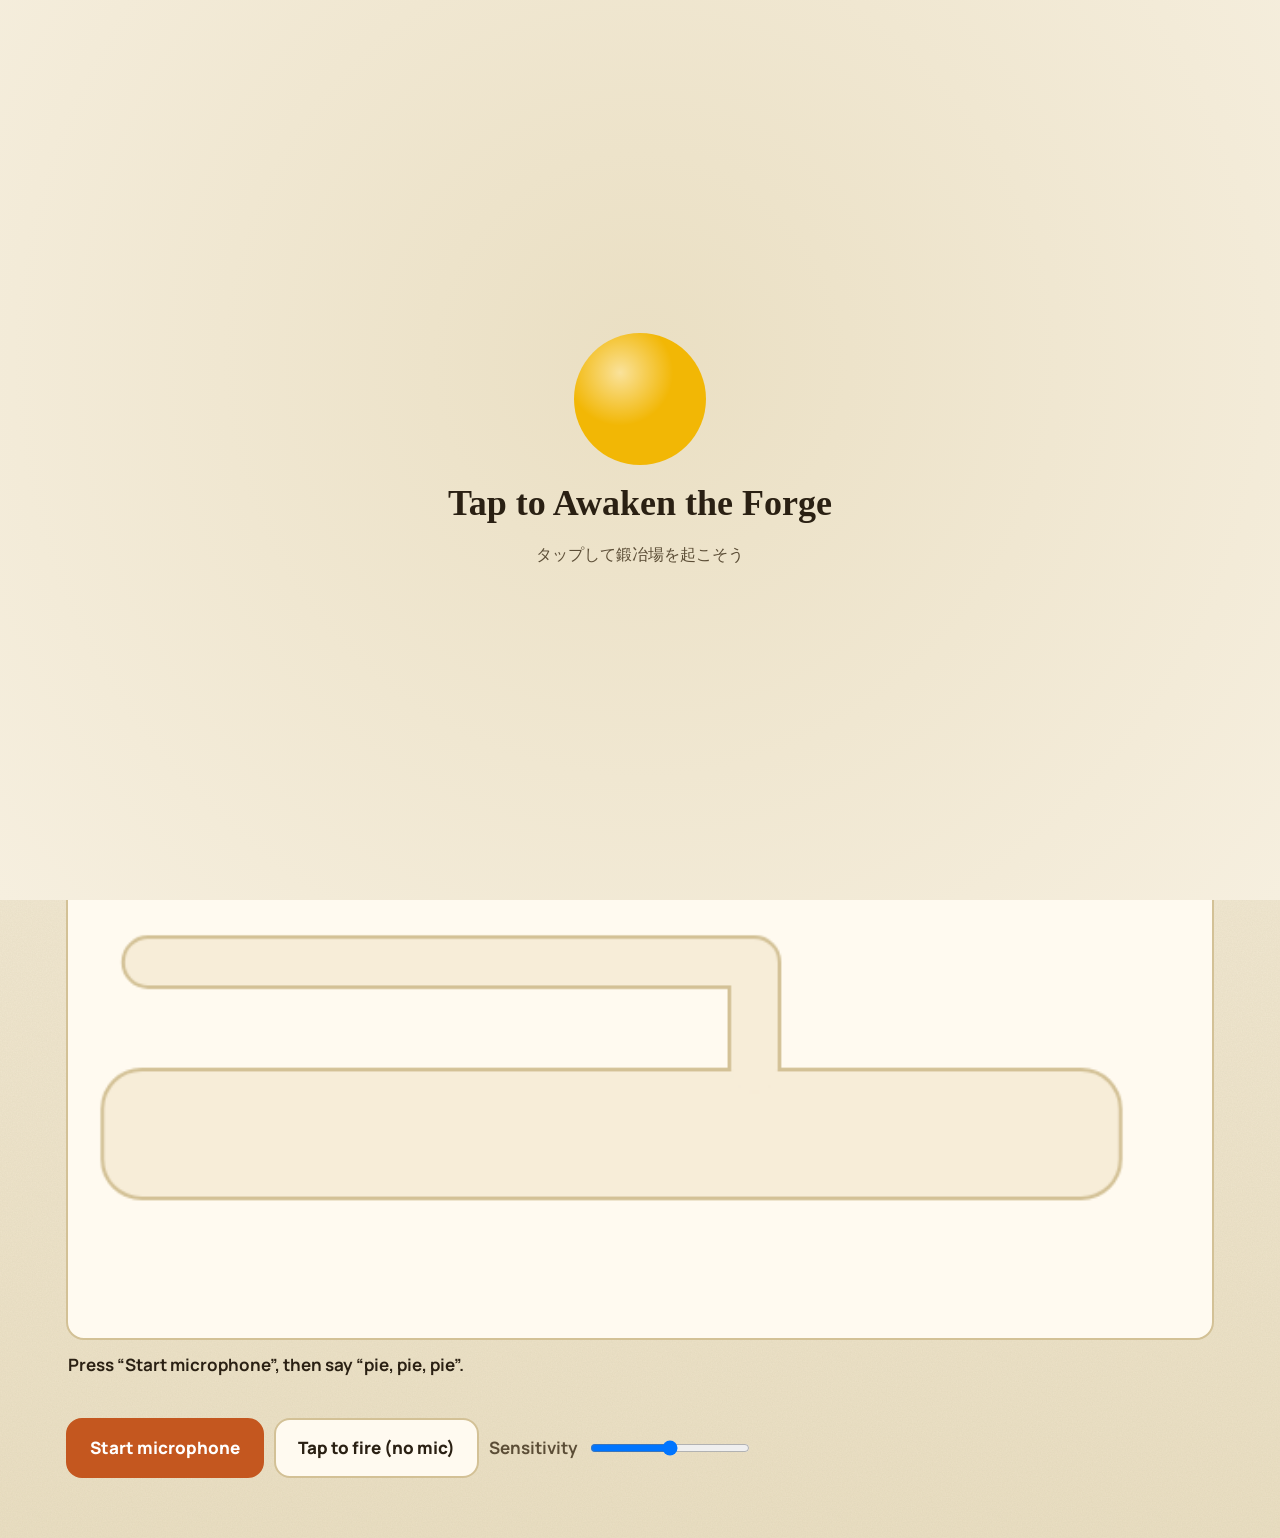
<file: arcade.html>
<!DOCTYPE html>
<html lang="en">
<head>
<meta charset="UTF-8">
<meta name="viewport" content="width=device-width, initial-scale=1, viewport-fit=cover">
<title>Arcade · The Sound Forge</title>
<link href="https://fonts.googleapis.com/css2?family=Fraunces:wght@600;700&family=Manrope:wght@500;700;800&display=swap" rel="stylesheet">
<link rel="stylesheet" href="forge-core.css">
<script src="forge-core.js"></script>
<style>
*,*::before,*::after{box-sizing:border-box}
html{scroll-padding-top:env(safe-area-inset-top,0px)}
body{margin:0;min-height:100vh;font:500 17px/1.55 'Manrope','Hiragino Sans','Yu Gothic','Noto Sans JP',system-ui,sans-serif;
  background-color:var(--f-bg);background-image:var(--f-paper,none),var(--f-bg-img);background-size:var(--f-paper-size,auto),auto;color:var(--f-ink);
  -webkit-tap-highlight-color:transparent;padding-bottom:env(safe-area-inset-bottom,0px)}
button{font:inherit;color:inherit;cursor:pointer;touch-action:manipulation}
:focus-visible{outline:3px solid var(--f-a);outline-offset:3px;border-radius:10px}
.wrap{max-width:980px;margin:0 auto;padding:calc(18px + env(safe-area-inset-top,0px)) 16px 60px}
.hd{padding-right:72px;margin-bottom:14px}
.back{display:inline-flex;align-items:center;min-height:48px;color:var(--f-dim);text-decoration:none;font-weight:700}
h1{margin:0;font:700 clamp(26px,5vw,38px)/1.1 'Fraunces',Georgia,serif}
h1 em{font-weight:600;color:var(--f-a);text-shadow:var(--f-glow)}
.tabs{display:flex;gap:10px;margin-bottom:14px;flex-wrap:wrap}
.tabs button{flex:1 1 220px;min-height:60px;border-radius:16px;font-weight:800;background:var(--f-surface);border:2px solid var(--f-line)}
.tabs button[aria-selected=true]{border-color:var(--f-a);background:var(--f-surface2);box-shadow:var(--f-glow)}
.game[hidden]{display:none}
.how{margin:0 0 10px;color:var(--f-dim)}.how b{color:var(--f-ink)}.how span{display:block;font-size:15px;color:var(--f-faint)}
.chips{display:flex;gap:10px;flex-wrap:wrap;margin-bottom:12px}
.chip{min-width:92px;min-height:60px;padding:6px 16px;border-radius:14px;background:var(--f-surface);border:2px solid var(--f-line);font-weight:800;line-height:1.15}
.chip small{display:block;font-weight:500;color:var(--f-faint)}
.chip[aria-pressed=true]{border-color:var(--f-a);background:var(--f-surface2)}
.stage{position:relative;height:min(50vh,400px);min-height:280px;border-radius:24px;overflow:hidden;
  background:linear-gradient(var(--f-bg2),var(--f-surface));border:2px solid var(--f-line);box-shadow:var(--f-shadow)}
.hud{position:absolute;top:12px;left:16px;font-weight:800;color:var(--f-dim)}.hud b{color:var(--f-a);text-shadow:var(--f-glow)}
.breeze{display:block;width:100%;height:auto;margin-top:12px;border-radius:18px;border:2px solid var(--f-line);background:var(--f-surface)}
.msg{min-height:3.2em;margin:12px 2px;font-weight:700}
.row{display:flex;gap:10px;flex-wrap:wrap;align-items:center}
.btn{min-height:60px;padding:0 22px;border-radius:16px;font-weight:800;background:var(--f-surface);border:2px solid var(--f-line)}
.btn.big{background:var(--f-a);color:var(--f-on-a);border-color:var(--f-a);box-shadow:var(--f-glow)}
.sens{display:flex;align-items:center;gap:10px;color:var(--f-dim);font-weight:700}.sens input{width:160px;height:44px}
.meters{display:flex;gap:10px;margin-bottom:6px}.meters label{flex:1;font-size:14px;font-weight:800;color:var(--f-dim)}
.meters i{display:block;height:14px;margin-top:4px;border-radius:8px;background:var(--f-surface2);border:1px solid var(--f-line);overflow:hidden}
.meters i::after{content:"";display:block;height:100%;width:var(--v,0%);background:var(--f-a);transition:width .08s}
.meters label:nth-child(2) i::after{background:var(--f-b)}
/* cannon */
#cannon{position:absolute;left:3%;bottom:4px;width:min(34%,230px)}
.balloon{position:absolute;width:92px;height:116px;animation:bob 2.4s ease-in-out infinite alternate}
.balloon svg{width:100%;height:100%}
.balloon b{position:absolute;inset:0 0 28px;display:grid;place-items:center;color:#2a1a10;font-size:20px}
@keyframes bob{to{transform:translateY(-14px) rotate(3deg)}}
.kick{animation:kick .25s ease-out}@keyframes kick{40%{transform:translateX(-12px)}}
.fizz{animation:fizz .45s}@keyframes fizz{20%,60%{transform:translateX(-4px) rotate(-2deg)}40%,80%{transform:translateX(4px) rotate(2deg)}}
.ball,.proj,.shard,.smoke{position:absolute;left:0;top:0;pointer-events:none}
.ball{width:22px;height:22px;border-radius:50%;background:var(--f-ink);box-shadow:var(--f-glow)}
.shard{width:10px;height:10px;border-radius:50%;background:var(--f-a)}
.smoke{width:26px;height:26px;border-radius:50%;background:var(--f-faint);opacity:.6}
/* ninja */
.char{position:absolute;left:5%;bottom:6px;width:min(24%,150px);overflow:visible}
.char *{stroke:var(--f-faint);stroke-width:1.2}
#oni{position:absolute;right:7%;bottom:12px;width:min(28%,190px);transition:transform .2s}
#oni.hit{animation:hit .5s}@keyframes hit{25%{transform:translateX(10px) scale(1.05);filter:brightness(2)}60%{transform:translateX(-8px) rotate(-6deg)}}
.proj{width:44px;height:44px;color:var(--f-a);filter:drop-shadow(0 0 6px var(--f-breeze))}
.proj svg{width:100%;height:100%}
@media (min-width:900px){.stage{height:min(52vh,460px)}}
@media (max-width:640px){.btn{flex:1 1 100%}.chip{flex:1 1 40%}.balloon{width:72px;height:90px}.balloon b{font-size:16px;inset:0 0 22px}.sens{width:100%}.sens input{flex:1}}
@media (prefers-reduced-motion:reduce){.balloon{animation:none}}
</style>
</head>
<body>
<main class="wrap">
  <header class="hd">
    <a class="back" href="./">← Consonant chart</a>
    <h1>The Sound Forge <em>Arcade</em></h1>
  </header>

  <div class="tabs" role="tablist" aria-label="Games">
    <button role="tab" id="tabC" aria-selected="true" aria-controls="cannonPanel" data-g="cannon">Aspiration Cannon</button>
    <button role="tab" id="tabN" aria-selected="false" aria-controls="ninjaPanel" data-g="ninja">Frequency Ninja</button>
  </div>

  <!-- ===== Game A: Aspiration Cannon ===== -->
  <section class="game" id="cannonPanel" role="tabpanel" aria-labelledby="tabC">
    <p class="how">Say <b>“pie, pie, pie”</b> into the mic. A real /p/ <b>puffs air</b> and pops the balloon. A /b/ has no puff, so the cannon fizzles.
      <span lang="ja">パッと息を出そう！ 「パイ」ではなく、息の爆発です。</span></p>
    <div class="chips" id="cTargets"></div>
    <div class="stage" id="cStage">
      <div class="hud">Popped <b id="cScore">0</b></div>
      <svg id="cannon" viewBox="0 0 160 100" aria-hidden="true">
        <g transform="rotate(-22 50 62)"><g id="cBarrel">
          <rect x="40" y="50" width="86" height="24" rx="8" fill="var(--f-b)"/>
          <rect x="118" y="46" width="14" height="32" rx="5" fill="var(--f-ink)" opacity=".85"/>
          <circle id="cMuzzle" cx="132" cy="62" r="2" fill="none"/></g></g>
        <circle cx="50" cy="76" r="22" fill="var(--f-a)" stroke="var(--f-ink)" stroke-width="3"/>
        <circle cx="50" cy="76" r="6" fill="var(--f-ink)"/>
      </svg>
    </div>
    <canvas class="breeze" id="cBreeze"></canvas>
    <p class="msg" id="cMsg" aria-live="polite">Press “Start microphone”, then say “pie, pie, pie”.</p>
    <div class="row">
      <button class="btn big" id="cStart">Start microphone</button>
      <button class="btn" id="cFire">Tap to fire (no mic)</button>
      <label class="sens">Sensitivity <input id="cSens" type="range" min="0" max="1" step=".05" value=".5"></label>
    </div>
  </section>

  <!-- ===== Game B: Frequency Ninja ===== -->
  <section class="game" id="ninjaPanel" role="tabpanel" aria-labelledby="tabN" hidden>
    <p class="how">Hiss <b>“ssss”</b> to throw a <b>shuriken</b>. Buzz <b>“zzzz”</b> to throw a <b>hammer</b>. Pick the sound the oni is weak to.
      <span lang="ja">「スー」は手裏剣、「ズー」はハンマー。のどに手を当てて、ブルブルを感じよう。</span></p>
    <div class="chips" id="nTargets"></div>
    <div class="stage" id="nStage">
      <div class="hud">Defeated <b id="nScore">0</b></div>
      <svg class="char" viewBox="0 0 100 130" aria-hidden="true">
        <path d="M50 62c-22 0-34 18-34 44v20h68v-20c0-26-12-44-34-44Z" fill="#1d1d2b"/>
        <circle cx="50" cy="40" r="26" fill="#1d1d2b"/>
        <rect x="26" y="30" width="48" height="16" rx="8" fill="#f1d7b5"/>
        <circle cx="40" cy="38" r="3.2" fill="#1d1d2b"/><circle cx="60" cy="38" r="3.2" fill="#1d1d2b"/>
        <path d="M24 22h52v9H24z" fill="var(--f-a)"/><path d="M76 26l18 6-14 7z" fill="var(--f-a)"/>
        <path d="M66 72 86 82" stroke="#1d1d2b" stroke-width="9" stroke-linecap="round"/>
        <circle id="nHand" cx="86" cy="82" r="3" fill="none"/>
      </svg>
      <svg id="oni" viewBox="0 0 120 120" aria-hidden="true">
        <path d="M30 34 38 8 52 30ZM90 34 82 8 68 30Z" fill="#f5e6c8"/>
        <circle cx="60" cy="68" r="44" fill="var(--f-a)"/>
        <path d="M34 56l20 8M86 56 66 64" stroke="#1d1d2b" stroke-width="6" stroke-linecap="round"/>
        <circle cx="46" cy="68" r="6" fill="#fff"/><circle cx="74" cy="68" r="6" fill="#fff"/>
        <circle cx="46" cy="68" r="2.5" fill="#1d1d2b"/><circle cx="74" cy="68" r="2.5" fill="#1d1d2b"/>
        <path d="M38 92q22 12 44 0Z" fill="#1d1d2b"/><path d="M48 93l4 9 4-9M64 93l4 9 4-9" fill="#fff"/>
      </svg>
    </div>
    <canvas class="breeze" id="nBreeze"></canvas>
    <div class="meters"><label>Hiss (high)<i id="nHiss"></i></label><label>Buzz (low)<i id="nBuzz"></i></label></div>
    <p class="msg" id="nMsg" aria-live="polite">Press “Start microphone”, then hiss or buzz.</p>
    <div class="row">
      <button class="btn big" id="nStart">Start microphone</button>
      <button class="btn" id="nShur">Throw shuriken (no mic)</button>
      <button class="btn" id="nHam">Throw hammer (no mic)</button>
      <label class="sens">Sensitivity <input id="nSens" type="range" min="0" max="1" step=".05" value=".5"></label>
    </div>
  </section>
</main>
<script src="breeze.js"></script>
<script src="games.js"></script>
</body>
</html>
</file>
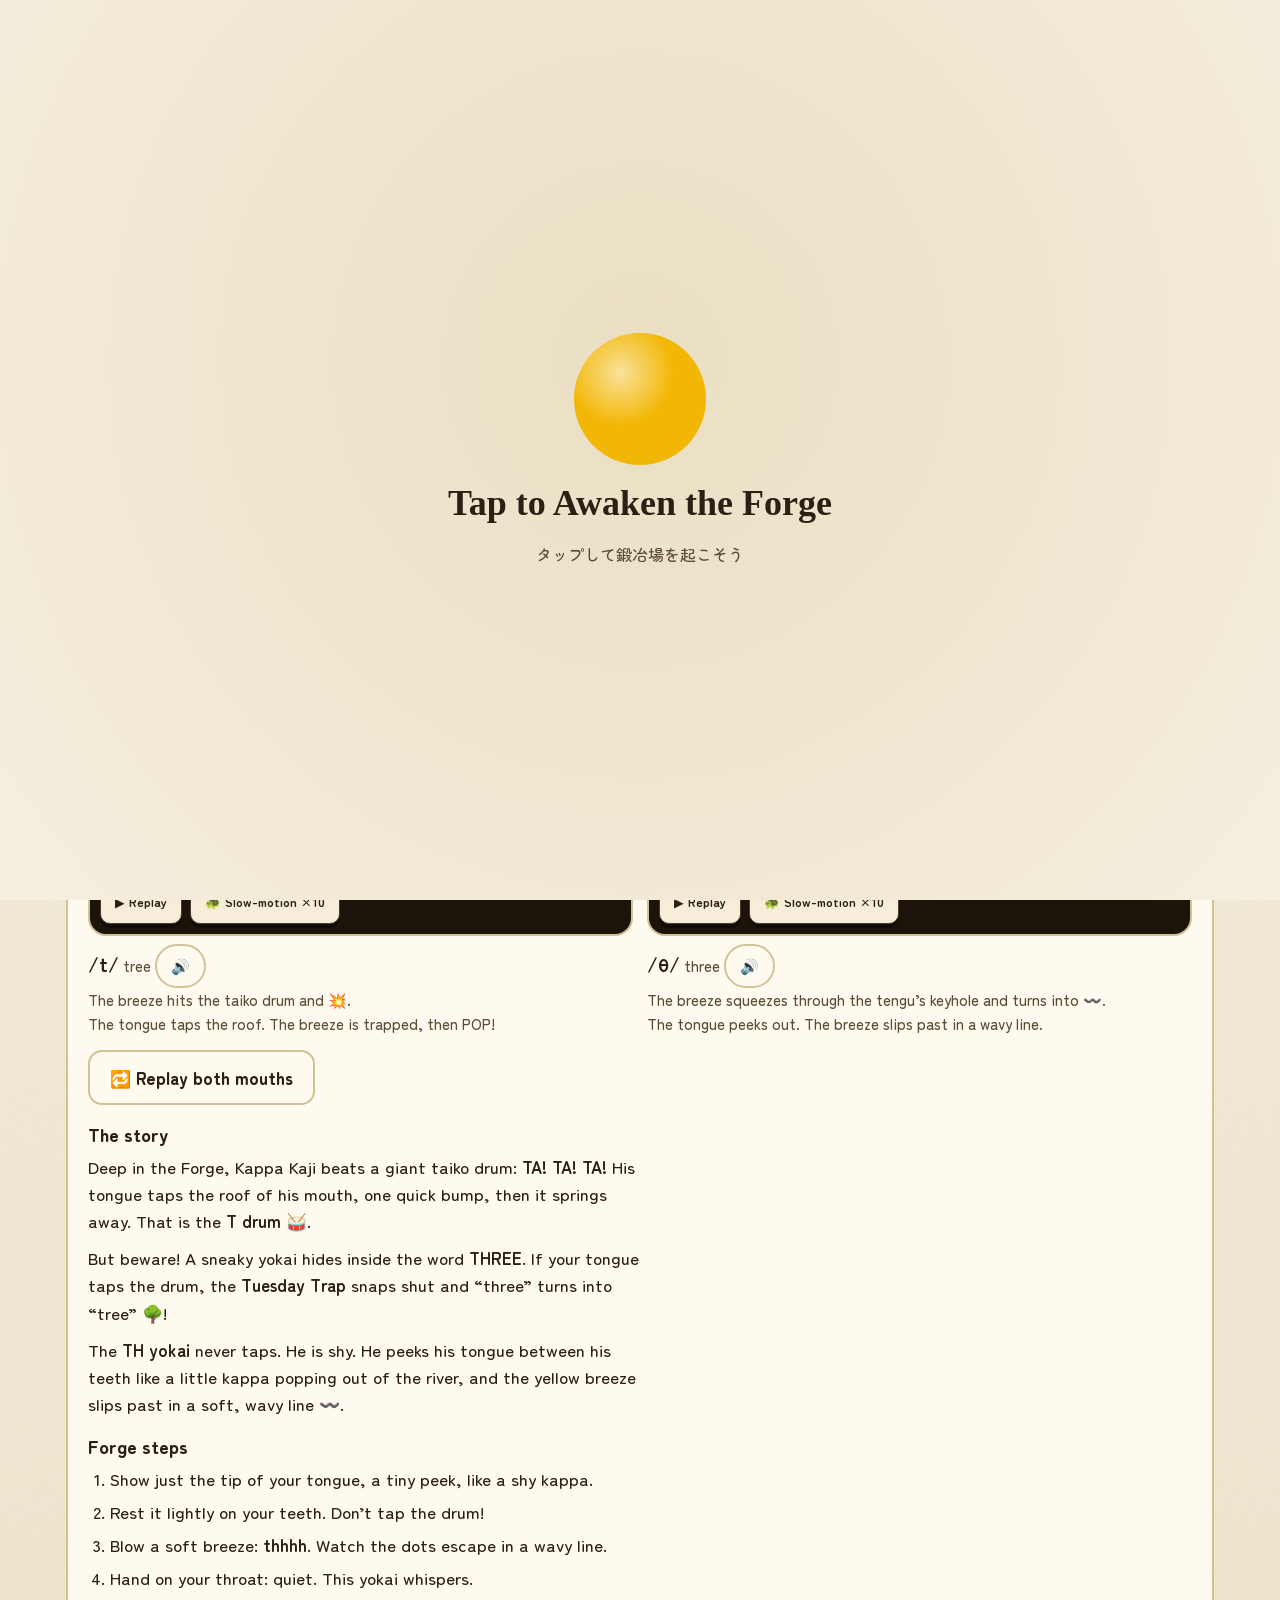
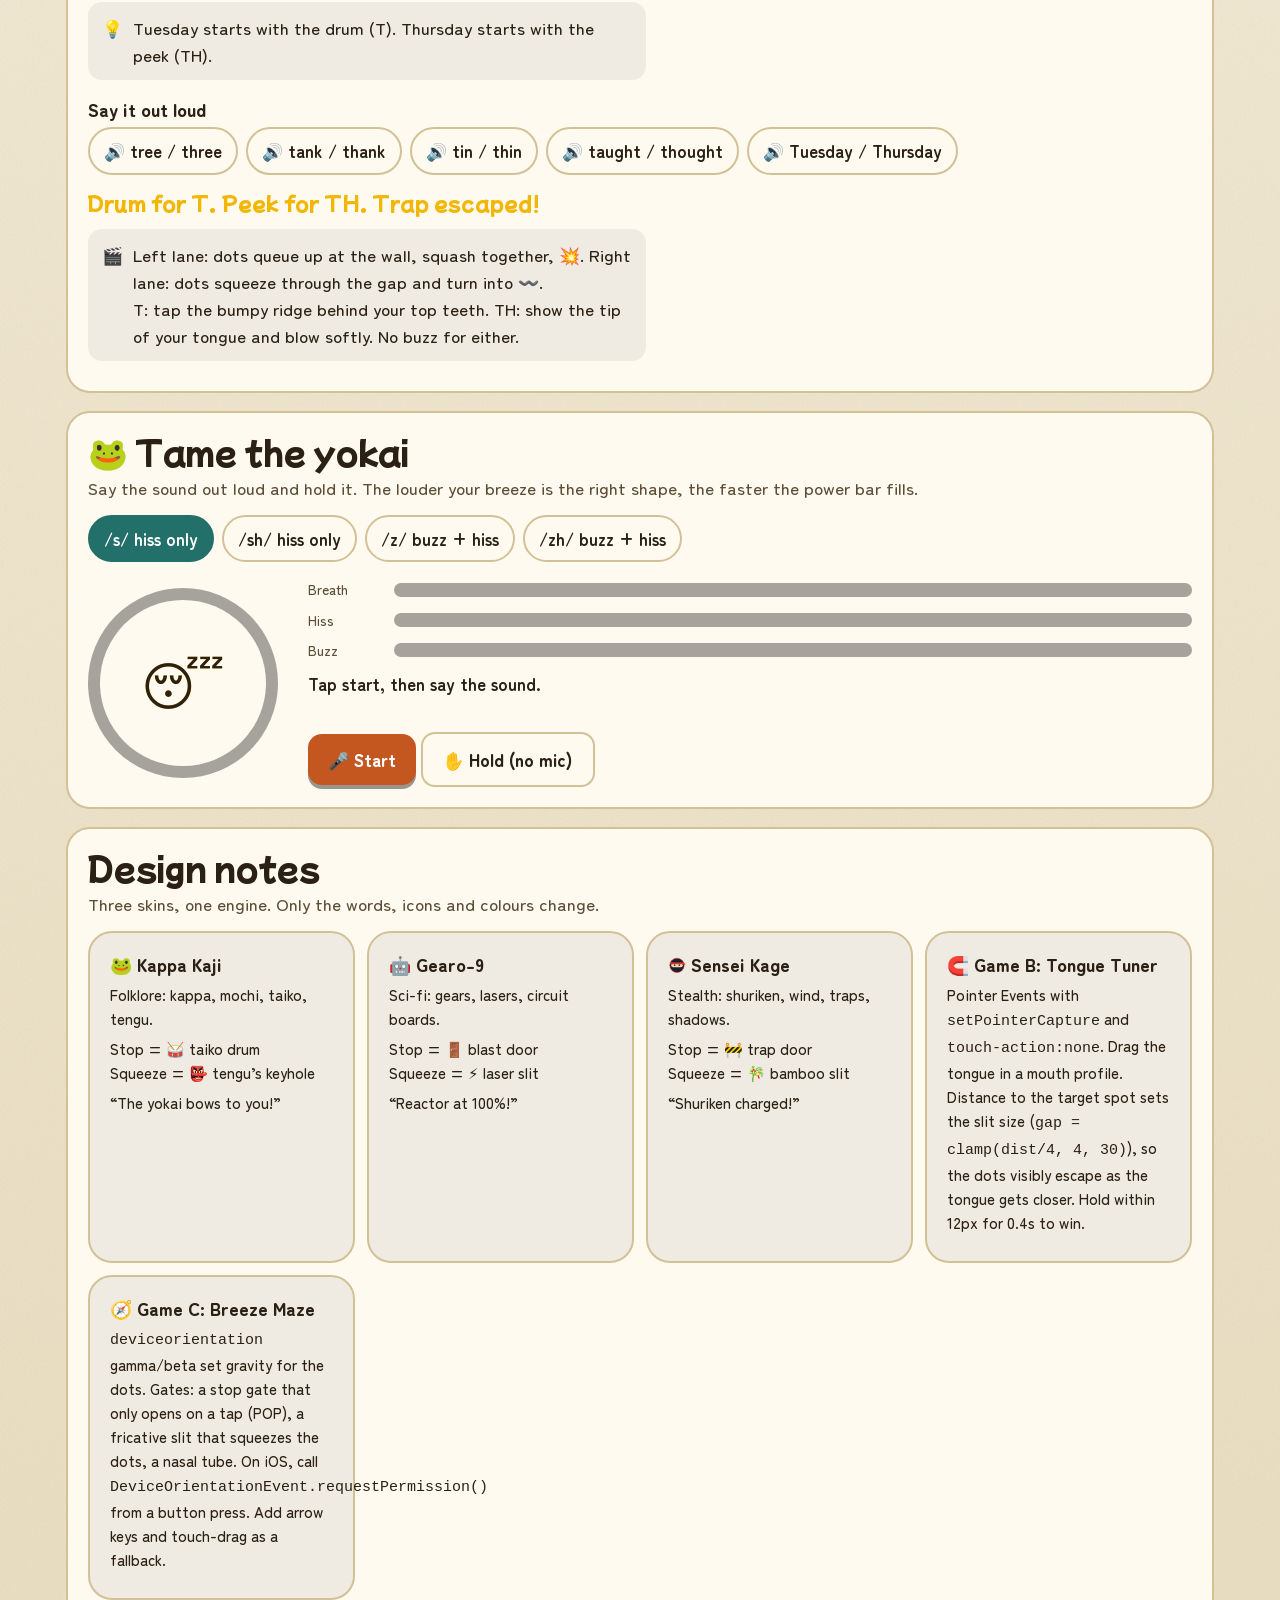
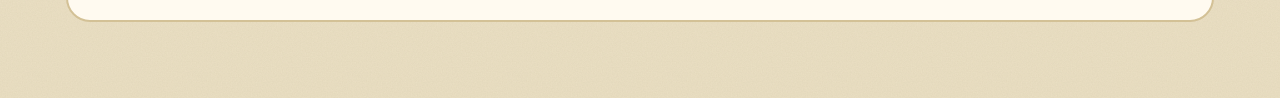
<file: zones.html>
<!DOCTYPE html>
<html lang="en" data-skin="yokai">
<head>
<meta charset="utf-8">
<meta name="viewport" content="width=device-width, initial-scale=1, viewport-fit=cover">
<meta name="color-scheme" content="dark">
<title>Battle Zones &amp; Games · The Sound Forge</title>
<link href="https://fonts.googleapis.com/css2?family=Mochiy+Pop+One&family=Zen+Maru+Gothic:wght@400;700;900&family=Orbitron:wght@700;900&display=swap" rel="stylesheet">
<link rel="stylesheet" href="forge-core.css">
<script src="forge-core.js"></script>
<style>
/* ===== module: skins (design tokens) ===== */
:root{box-sizing:border-box;padding-top:env(safe-area-inset-top,0px);padding-bottom:env(safe-area-inset-bottom,0px);
 --breeze:#ffd23f;--body:'Zen Maru Gothic',system-ui,sans-serif;--display:'Mochiy Pop One','Zen Maru Gothic',sans-serif}
html{scroll-padding-top:env(safe-area-inset-top,0px)}
*,*::before,*::after{box-sizing:border-box}
body{margin:0;min-height:100vh;background:var(--bg);color:var(--ink);font:500 17px/1.6 var(--body);-webkit-tap-highlight-color:transparent;transition:background .4s}
button{font:inherit;color:inherit;border:0;background:none;cursor:pointer;touch-action:manipulation}
:focus-visible{outline:3px solid var(--breeze);outline-offset:3px;border-radius:10px}
.wrap{max-width:1020px;margin:0 auto;padding:22px 16px 70px}
/* header */
header.top{display:flex;gap:16px;align-items:center;flex-wrap:wrap;margin-bottom:18px}
.mascot{font-size:56px;line-height:1;filter:drop-shadow(0 6px 0 rgba(0,0,0,.35));animation:bob 3s ease-in-out infinite}
h1{font:400 clamp(28px,5vw,44px)/1.05 var(--display);margin:0;color:var(--ink)}
header p{margin:4px 0 0;color:var(--dim);max-width:46ch}
.skins{margin-left:auto;display:flex;gap:6px;background:rgba(0,0,0,.3);padding:5px;border-radius:16px;border:2px solid var(--edge)}
.skins button{padding:10px 14px;border-radius:12px;font-weight:900;font-size:15px;min-height:48px;color:var(--dim)}
.skins button[aria-pressed=true]{background:var(--a);color:#fff;box-shadow:0 4px 0 rgba(0,0,0,.35)}
/* zone tabs */
.zones{display:flex;gap:10px;overflow-x:auto;padding:4px 2px 12px;margin-bottom:6px;scroll-snap-type:x proximity}
.zones button{flex:none;scroll-snap-align:start;min-width:132px;min-height:76px;padding:10px 14px;border-radius:18px;background:var(--panel);border:2px solid var(--edge);text-align:left;transition:transform .12s}
.zones button b{display:block;font-size:24px;line-height:1.1}
.zones button span{font-size:13px;color:var(--dim)}
.zones button[aria-selected=true]{border-color:var(--breeze);transform:translateY(-3px);box-shadow:0 6px 0 rgba(0,0,0,.35)}
.card{background:var(--panel);border:2px solid var(--edge);border-radius:24px;padding:20px;margin-bottom:18px}
h2{font:400 clamp(22px,3.6vw,32px)/1.15 var(--display);margin:0 0 4px}
h3{font:900 18px/1.3 var(--body);margin:18px 0 6px}
.sub{color:var(--dim);margin:0 0 14px}
.btn{background:var(--a);color:#fff;font-weight:900;padding:12px 20px;border-radius:14px;min-height:48px;box-shadow:0 4px 0 rgba(0,0,0,.4);transition:transform .1s}
.btn:active{transform:translateY(3px);box-shadow:0 1px 0 rgba(0,0,0,.4)}
.btn.ghost{background:transparent;border:2px solid var(--edge);box-shadow:none;color:var(--ink)}
.chips{display:flex;gap:8px;flex-wrap:wrap}
.chip{padding:8px 14px;min-height:44px;border-radius:999px;border:2px solid var(--edge);font-weight:700}
.chip[aria-pressed=true]{background:var(--b);color:#102018;border-color:var(--b)}
/* breeze lanes */
.lanes{display:grid;grid-template-columns:1fr 1fr;gap:14px;margin:14px 0}
@media(max-width:700px){.lanes{grid-template-columns:1fr}}
.lane svg{width:100%;height:auto;display:block;background:rgba(0,0,0,.28);border:2px solid var(--edge);border-radius:18px}
.lane figcaption{margin-top:8px;font-size:15px;color:var(--dim)}
.lane figcaption b{color:var(--ink);font-size:20px}
.wall{fill:var(--wall)}
.tube{fill:none;stroke:var(--edge);stroke-width:2;stroke-dasharray:4 6}
.emo{font-size:20px;text-anchor:middle}
.lung{font-size:24px}
.buzz .lung{animation:shake .12s linear infinite}
.d{fill:var(--breeze);transform-box:fill-box;transform-origin:center;animation-duration:var(--dur,2.6s);animation-iteration-count:infinite;animation-timing-function:ease-in-out;filter:drop-shadow(0 0 3px #ffd23f99)}
.buzz .d{filter:drop-shadow(0 0 7px #ffd23f)}
.m-stop .d{animation-name:kStop}.m-fric .d{animation-name:kFric}.m-affr .d{animation-name:kAffr}.m-side .d{animation-name:kSide}.m-float .d{animation-name:kFloat}
.boom{font-size:30px;text-anchor:middle;opacity:0;transform-box:fill-box;transform-origin:center;animation:kBoom var(--dur,2.6s) infinite}
.m-affr .boom{animation-name:kBoomA}
.trail{fill:none;stroke:var(--breeze);stroke-width:3.5;stroke-linecap:round;stroke-dasharray:3 9;opacity:0;animation:kTrail var(--dur,2.6s) linear infinite}
/* stop: dots queue up (spread -> squashed together), then explode */
@keyframes kStop{0%{transform:translate(0,0)}50%{transform:translate(var(--bx),0)}58%{transform:translate(var(--bx),0) scale(1.6)}100%{transform:translate(var(--ex),var(--ey)) scale(.3);opacity:0}}
/* fricative: squeeze through the gap, then ride a wavy line */
@keyframes kFric{0%{transform:translate(0,0);opacity:1}38%{transform:translate(165px,0) scale(.55)}52%{transform:translate(215px,calc(var(--amp)*-1)) scale(.8)}66%{transform:translate(255px,var(--amp))}80%{transform:translate(295px,calc(var(--amp)*-1))}100%{transform:translate(335px,var(--amp));opacity:0}}
/* affricate = stop then fricative */
@keyframes kAffr{0%{transform:translate(0,0)}34%{transform:translate(var(--bx),0)}44%{transform:translate(var(--bx),0) scale(1.6)}58%{transform:translate(185px,0) scale(.55)}100%{transform:translate(var(--ex),var(--ey)) scale(.8);opacity:0}}
@keyframes kSide{0%{transform:translate(0,0)}36%{transform:translate(165px,0)}56%{transform:translate(205px,var(--sy))}100%{transform:translate(335px,calc(var(--sy)*.35));opacity:0}}
@keyframes kFloat{0%{transform:translate(0,0)}40%{transform:translate(150px,6px)}60%{transform:translate(205px,14px)}100%{transform:translate(335px,14px);opacity:0}}
@keyframes kBoom{0%,50%{opacity:0;transform:scale(.3)}58%{opacity:1;transform:scale(1.5)}78%,100%{opacity:0;transform:scale(1.9)}}
@keyframes kBoomA{0%,36%{opacity:0;transform:scale(.3)}44%{opacity:1;transform:scale(1.5)}62%,100%{opacity:0;transform:scale(1.9)}}
@keyframes kTrail{0%,40%{opacity:0;stroke-dashoffset:0}55%,85%{opacity:.9}100%{opacity:0;stroke-dashoffset:-72}}
@keyframes bob{50%{transform:translateY(-6px) rotate(3deg)}}
@keyframes shake{0%{transform:translateX(-2px)}50%{transform:translateX(2px)}100%{transform:translateX(-2px)}}
/* copy */
.copy p{max-width:62ch;margin:0 0 10px}
.copy ol{max-width:62ch;padding-left:1.3em;margin:0 0 10px}.copy li{margin-bottom:6px}
.note{display:flex;gap:10px;background:rgba(0,0,0,.25);border-radius:14px;padding:12px 14px;margin:10px 0;max-width:62ch}
.win{font-family:var(--display);font-size:20px;color:var(--breeze);margin-top:12px}
/* game A */
.gA{display:grid;grid-template-columns:200px 1fr;gap:20px;align-items:center}
@media(max-width:620px){.gA{grid-template-columns:1fr;justify-items:center}}
.ring{--c:0;width:190px;height:190px;border-radius:50%;display:grid;place-items:center;background:conic-gradient(var(--breeze) calc(var(--c)*1%),rgba(0,0,0,.35) 0);position:relative}
.ring::before{content:"";position:absolute;inset:12px;border-radius:50%;background:var(--panel)}
.ring .face{position:relative;font-size:calc(52px + var(--c)*.5px);transition:font-size .1s;filter:drop-shadow(0 0 calc(var(--c)*.2px) var(--breeze))}
.ring.won .face{animation:bob .5s ease-in-out 4}
.meters{width:100%;display:grid;gap:8px}
.meter{display:grid;grid-template-columns:76px 1fr;gap:10px;align-items:center;font-size:14px;color:var(--dim)}
.meter i{display:block;height:14px;border-radius:9px;background:rgba(0,0,0,.35);overflow:hidden}
.meter i::after{content:"";display:block;height:100%;width:var(--v,0%);background:var(--b);transition:width .08s}
.meter.hot i::after{background:var(--breeze)}
#gMsg{min-height:3.2em;font-weight:700;margin:8px 0}
.dgrid{display:grid;grid-template-columns:repeat(auto-fit,minmax(250px,1fr));gap:12px}
.dgrid .card{margin:0;background:rgba(0,0,0,.2)}
.dgrid h3{margin-top:0}.dgrid p{margin:0 0 6px;font-size:15px}
@media(prefers-reduced-motion:reduce){.d,.boom,.trail,.mascot,.buzz .lung{animation:none!important}.trail{opacity:.9}}
</style>
<link rel="stylesheet" href="articulation.css">
<style>
.dk{--parchment:#f4ecdc;--parchment-dim:#c9bea9;--parchment-faint:#8d8371;--border:#4a3c28;--border-soft:#3a2f1f;--bud-amber:#e7ac5f;--font-mono:ui-monospace,Menlo,monospace;--accent:#e7ac5f}
.mwrap{background:#1c140b;border:2px solid var(--edge);border-radius:18px;padding:10px}
.hdrbtn{text-decoration:none;display:inline-flex;align-items:center;min-height:48px}
</style>
<style>html[data-theme] .btn{color:var(--f-on-a)}html[data-theme] .btn.ghost{color:var(--f-ink)}html[data-theme] .chip[aria-pressed=true]{color:var(--f-on-b)}</style>
</head>
<body>
<div class="wrap">
<header class="top">
 <div class="mascot" id="mascot" aria-hidden="true"></div>
 <div><h1>The Sound Forge</h1><p id="hi"></p></div>
 <a class="btn ghost hdrbtn" href="./">← Consonant chart</a>
</header>
<nav class="zones" id="zones" role="tablist" aria-label="Battle zones"></nav>
<main>
 <section class="card" id="zone" role="tabpanel"></section>
 <section class="card" id="game">
  <h2 id="gTitle"></h2>
  <p class="sub">Say the sound out loud and hold it. The louder your breeze is the right shape, the faster the power bar fills.</p>
  <div class="chips" id="gTargets" role="group" aria-label="Pick a sound"></div>
  <div class="gA" style="margin-top:16px">
   <div class="ring" id="ring"><div class="face" id="face"></div></div>
   <div>
    <div class="meters">
     <div class="meter" id="mLoud"><span>Breath</span><i></i></div>
     <div class="meter" id="mHiss"><span>Hiss</span><i></i></div>
     <div class="meter" id="mBuzz"><span>Buzz</span><i></i></div>
    </div>
    <div id="gMsg" aria-live="polite">Tap start, then say the sound.</div>
    <button class="btn" id="gStart">🎤 Start</button>
    <button class="btn ghost" id="gHold" title="No microphone? Hold to practise the animation">✋ Hold (no mic)</button>
   </div>
  </div>
 </section>
 <section class="card" id="doc"></section>
</main>
</div>
<script src="articulation.js"></script>
<script>
/* ===== module: data ===== */
const NINJA='<svg viewBox="0 0 100 100" width="1em" height="1em" role="img" aria-label="Ninja" style="vertical-align:-.12em"><circle cx="50" cy="52" r="40" fill="#1d1d2b" stroke="#e03a2c" stroke-width="3"/><rect x="18" y="40" width="64" height="22" rx="11" fill="#f1d7b5"/><circle cx="37" cy="51" r="4.5" fill="#1d1d2b"/><circle cx="63" cy="51" r="4.5" fill="#1d1d2b"/><path d="M12 36h76v10H12z" fill="#e03a2c"/><path d="M88 38l10 8-12 4z" fill="#e03a2c"/></svg>';
const SKINS={
 yokai:{tab:'🐸 Yokai',mascot:'🐸',who:'Kappa Kaji',hi:'Ho ho! Feed the forge with breeze and tame the yokai sounds!',stop:'taiko drum',stopE:'🥁',sq:'tengu’s keyhole',sqE:'👺',lung:'💨',gameT:'Tame the yokai',face:['😴','🐸','👹','🐲'],win:'The yokai bows to you!',desc:'Folklore: kappa, mochi, taiko, tengu.'},
 mecha:{tab:'🤖 Mecha',mascot:'🤖',who:'Gearo-9',hi:'Systems online. Pump breeze into the reactor, pilot!',stop:'blast door',stopE:'🚪',sq:'laser slit',sqE:'⚡',lung:'🔋',gameT:'Power the machine',face:['🔌','⚙️','🤖','🚀'],win:'Reactor at 100%!',desc:'Sci-fi: gears, lasers, circuit boards.'},
 ninja:{tab:'Ninja',mascot:'',mh:NINJA,who:'Sensei Kage',hi:'Shh… the breeze is our weapon. Learn each trap, stay silent.',stop:'trap door',stopE:'🚧',sq:'bamboo slit',sqE:'🎋',lung:'🌬️',gameT:'Charge the shuriken',face:['🌑','✴️','🌀','🌟'],win:'Shuriken charged!',desc:'Stealth: shuriken, wind, traps, shadows.'}
};
Object.values(SKINS).forEach(s=>{s.mh=s.mh||s.mascot});
/* mode: stop | fric | affr | side | float. gap = slit height, amp = wave height, buzz = throat buzz ON */
const L=(ipa,word,mode,say,o={})=>Object.assign({ipa,word,mode,say,gap:14,amp:10,dur:2.8,buzz:false},o);
const ZONES=[
 {id:'z1',icon:'🐍',name:'Snake vs. Giant',sounds:'/s/ vs /ʃ/',
  pairs:[[L('s','sea','fric','A snake hisses through a pin-hole. Thin, fast, high.',{gap:8,amp:6,dur:2.2}),L('ʃ','she','fric','A hushing giant: a wide gap, slow, big waves.',{gap:22,amp:17,dur:3.4})]],
  metaphor:'The Snake squeezes the breeze through a pin-hole. The Hushing Giant has a wider gap and puffs his lips out.',
  anim:'Both lanes squeeze through a slit. Snake: tiny gap, small fast zig-zag. Giant: wide gap, big slow waves.',
  cue:'Snake: smile and keep your teeth close, “sss”. Giant: round your lips like a trumpet, “shhh”.'},
 {id:'z2',icon:'🥁',name:'Tuesday Trap',sounds:'/t/ vs /θ/',
  pairs:[[L('t','tree','stop','The tongue taps the roof. The breeze is trapped, then POP!',{dur:2.6}),L('θ','three','fric','The tongue peeks out. The breeze slips past in a wavy line.',{gap:16,amp:11})]],
  metaphor:'T is a drum beat: the tongue taps and bounces away. TH is a shy peek: the tongue rests on the teeth and the air slides by.',
  anim:'Left lane: dots queue up at the wall, squash together, 💥. Right lane: dots squeeze through the gap and turn into 〰️.',
  cue:'T: tap the bumpy ridge behind your top teeth. TH: show the tip of your tongue and blow softly. No buzz for either.',
  copy:{story:['Deep in the Forge, Kappa Kaji beats a giant taiko drum: <b>TA! TA! TA!</b> His tongue taps the roof of his mouth, one quick bump, then it springs away. That is the <b>T drum</b> 🥁.','But beware! A sneaky yokai hides inside the word <b>THREE</b>. If your tongue taps the drum, the <b>Tuesday Trap</b> snaps shut and “three” turns into “tree” 🌳!','The <b>TH yokai</b> never taps. He is shy. He peeks his tongue between his teeth like a little kappa popping out of the river, and the yellow breeze slips past in a soft, wavy line 〰️.'],
   steps:['Show just the tip of your tongue, a tiny peek, like a shy kappa.','Rest it lightly on your teeth. Don’t tap the drum!','Blow a soft breeze: <b>thhhh</b>. Watch the dots escape in a wavy line.','Hand on your throat: quiet. This yokai whispers.'],
   tip:'Tuesday starts with the drum (T). Thursday starts with the peek (TH).',
   words:['tree / three','tank / thank','tin / thin','taught / thought','Tuesday / Thursday'],
   win:'Drum for T. Peek for TH. Trap escaped!'}},
 {id:'z3',icon:'👄',name:'Lip Busters',sounds:'/b/ /v/ /w/',
  pairs:[[L('b','berry','stop','Both lips slam shut, then POP!',{dur:2.4}),L('v','very','fric','Top teeth on the bottom lip. Buzzing air squeezes out.',{gap:12,amp:9,buzz:true})],
         [L('w','west','float','Lips make a round tunnel. The breeze glides straight through, no teeth.',{buzz:true,dur:3}),L('v','vest','fric','Teeth touch the lip. The breeze is squeezed.',{gap:12,amp:9,buzz:true})]],
  metaphor:'B is a lip door that slams. V is a bite: teeth on lip with a buzz. W is a round lip tunnel with no teeth at all.',
  anim:'B: pop at the door. V: tiny slit between teeth and lip, with the lungs shaking (buzz). W: a smooth glide, nothing touches.',
  cue:'B: close both lips, then pop. V: bite your lower lip lightly and buzz. W: make an “oo” tunnel with your lips. No teeth!'},
 {id:'z4',icon:'🐉',name:'Twin Dragons',sounds:'/tʃ/ vs /dʒ/',
  pairs:[[L('tʃ','chair','affr','Chi-Chi’s snow breath: slam, then shhh. Quiet.',{dur:3,amp:12,gap:16}),L('dʒ','jar','affr','Jii-Jii’s thunder breath: slam, then shhh, with a rumble.',{dur:3,amp:12,gap:16,buzz:true})]],
  metaphor:'Two dragon twins use the same trick: slam the door, then hush. Chi-Chi breathes quiet snow. Jii-Jii breathes rumbling thunder.',
  anim:'Both lanes do 💥 then squeeze into 〰️. Only Jii-Jii’s lungs shake, and his dots glow brighter, because his throat buzzes.',
  cue:'Put your hand on your throat. CH: nothing moves. J: it buzzes like a bee.',
  copy:{story:['Two dragon twins guard the Forge gate. <b>Chi-Chi</b> breathes cold <b>snow</b> ❄️, and <b>Jii-Jii</b> breathes rumbling <b>thunder</b> ⚡.','They share one secret trick. First they <b>slam the door</b>: the tongue hits the roof and traps the breeze 💥. Then they let it out as a hush: <b>shhh</b> 〰️. Slam, then hush: “t-shhh”!','Chi-Chi’s snow breath is silent. That’s <b>CH</b> as in <i>chair</i>. Jii-Jii does exactly the same, but with a thunder rumble in his throat. That’s <b>J</b> as in <i>jar</i>. In Japanese, チ and ジ are twins too!'],
   steps:['Tongue slams the roof, just behind your top teeth. Door shut. Breeze trapped!','The door pops open and your lips round a little: <b>shhh</b>.','Hand on your throat. Quiet snow = <b>CH</b>. Buzzing thunder = <b>J</b>.'],
   tip:'Pick a dragon and say it twice: “chair, chair”, then “jar, jar”. Feel the difference in your hand.',
   words:['cheap / jeep','choke / joke','chain / Jane','March / Marge','rich / ridge'],
   win:'Snow or thunder? You chose the right dragon!'}},
 {id:'z5',icon:'🌊',name:'Rolling River',sounds:'/l/ vs /r/',
  pairs:[[L('l','light','side','The tongue tip touches the roof. The breeze splits and flows around both sides.',{dur:3,buzz:true}),L('r','right','float','The tongue floats and touches nothing. The breeze glides underneath.',{dur:3,buzz:true})]],
  metaphor:'L is a stone in the river: the tongue tip touches and the water flows around it. R is a floating leaf: nothing touches, so the river runs smoothly.',
  anim:'L lane: dots hit the tongue-stone and split up and down. R lane: the tongue hovers, dots glide below it, untouched.',
  cue:'L: tap your tongue tip on the ridge and keep it there. R: curl your tongue back and let it float. Touch nothing!'}
];
const GAMEA={
 s:{lab:'s',hiss:1,voiced:0,c:[5200,13000],hint:{lo:'Higher! Smile and make the gap tiny.'}},
 sh:{lab:'sh',hiss:1,voiced:0,c:[1800,5000],hint:{hi:'Lower! Push your lips out like a trumpet.'}},
 z:{lab:'z',hiss:1,voiced:1,c:[5000,13000],hint:{lo:'Higher! Smile and make the gap tiny.'}},
 zh:{lab:'zh',hiss:1,voiced:1,c:[1800,5000],hint:{hi:'Lower! Round your lips.'}}
};
const $=(s,r=document)=>r.querySelector(s),clamp=(x,a,b)=>Math.max(a,Math.min(b,x));
const state={skin:'yokai',zone:1,pair:0,target:'s'};
const sk=()=>SKINS[state.skin];

/* ===== module: speech + sfx ===== */
function say(w){const s=window.speechSynthesis;if(!s)return;s.cancel();const u=new SpeechSynthesisUtterance(w.replace(/\s*\/\s*/g,', '));u.lang='en-US';u.rate=.8;s.speak(u)}
let AC;function ac(){AC=AC||new(window.AudioContext||window.webkitAudioContext)();AC.resume();return AC}
function tone(f,t0,d,type='triangle',v=.12){const a=ac(),o=a.createOscillator(),g=a.createGain(),t=a.currentTime+t0;o.type=type;o.frequency.value=f;g.gain.setValueAtTime(.0001,t);g.gain.exponentialRampToValueAtTime(v,t+.02);g.gain.exponentialRampToValueAtTime(.0001,t+d);o.connect(g);g.connect(a.destination);o.start(t);o.stop(t+d+.05)}
const fanfare=()=>[523,659,784,1047].forEach((f,i)=>tone(f,i*.1,.3));

/* ===== module: breeze animation (SVG + CSS) ===== */
const X0=30,Y=65,WALL=200;
function waveD(x1,x2,y,amp,wl){let d=`M${x1} ${y}`;for(let x=x1;x<x2;x+=wl)d+=` q${wl/4} ${-amp} ${wl/2} 0 t${wl/2} 0`;return d}
function laneSVG(p){
 const N=10,s=sk(),m=p.mode,g=p.gap;let wall='',dots='',extra='';
 if(m==='stop'||m==='affr'){wall=`<rect class="wall" x="${WALL-6}" y="8" width="14" height="114" rx="5"/>`}
 else if(m==='fric'){wall=`<rect class="wall" x="${WALL-6}" y="8" width="14" height="${Y-g/2-8}" rx="5"/><rect class="wall" x="${WALL-6}" y="${Y+g/2}" width="14" height="${122-Y-g/2}" rx="5"/>`}
 else if(m==='side'){wall=`<ellipse class="wall" cx="${WALL+4}" cy="${Y}" rx="13" ry="27"/>`}
 else{wall=`<ellipse class="wall" cx="${WALL+4}" cy="26" rx="26" ry="11"/><text x="${WALL+4}" y="52" class="emo" style="font-size:12px;fill:var(--dim)">no touch</text>`}
 const wy=m==='fric'||m==='affr'?Y:Y;
 const icon=(m==='stop'||m==='affr')?s.stopE:(m==='fric'?s.sqE:'');
 if(icon)extra+=`<text class="emo" x="${WALL+1}" y="${m==='fric'?Y-g/2-14:20}">${icon}</text>`;
 if(m==='stop'||m==='affr')extra+=`<text class="boom" x="${WALL-30}" y="${Y+10}">💥</text>`;
 if(m==='fric'||m==='affr')extra+=`<path class="trail" d="${waveD(WALL+16,350,Y,p.amp,34)}"/>`;
 for(let i=0;i<N;i++){
  const spread=(m==='stop'||m==='affr');
  const cx=spread?X0+i*14:X0,bx=(WALL-12-i*(m==='affr'?4:5))-cx,ex=WALL+40+Math.random()*130,ey=(Math.random()-.5)*110;
  const wx=(WALL+30+i*12)-cx,wy2=Math.sin(i*1.1)*p.amp*1.3;
  const st=`--bx:${bx}px;--ex:${m==='affr'?wx:ex-cx}px;--ey:${m==='affr'?wy2:ey}px;--amp:${p.amp}px;--sy:${i%2?30:-30}px;animation-delay:${spread?0:i*.11}s`;
  dots+=`<circle class="d" cx="${cx}" cy="${Y}" r="5.5" style="${st}"/>`;
 }
 return `<svg viewBox="0 0 360 130" class="m-${m}${p.buzz?' buzz':''}" style="--dur:${p.dur}s" role="img" aria-label="Breeze animation for ${p.ipa}"><path class="tube" d="M16 8H350M16 122H350"/><text class="lung" x="4" y="${Y+8}">${s.lung}</text>${wall}${extra}${dots}</svg>`;
}
function caption(p){const s=sk();const mm={stop:`The breeze hits the ${s.stop} and 💥`,fric:`The breeze squeezes through the ${s.sq} and turns into 〰️`,affr:`💥 on the ${s.stop}, then 〰️ through the ${s.sq}`,side:'The breeze splits around the tongue',float:'The breeze glides under the tongue'}[p.mode];
 return `<b>/${p.ipa}/</b> ${p.word} <button class="chip" data-say="${p.word}" aria-label="Hear ${p.word}">🔊</button><br>${mm}.${p.buzz?' <b>Throat buzz ON.</b>':''}<br><span>${p.say}</span>`}

/* ===== module: UI render ===== */
function renderSkins(){const el=$('#skins');el.innerHTML=Object.entries(SKINS).map(([k,v])=>`<button data-skin="${k}" aria-pressed="${k===state.skin}">${v.tab}</button>`).join('')}
function applySkin(k){state.skin=k;document.documentElement.dataset.skin=k;try{localStorage.setItem('sf-skin',k)}catch(e){}
 const s=sk();$('#mascot').innerHTML=s.mh;$('#hi').textContent=`${s.who}: ${s.hi}`;$('#gTitle').innerHTML=`${s.mh} ${s.gameT}`;$('#face').textContent=s.face[0];
 renderZone();renderDoc()}
function renderZones(){$('#zones').innerHTML=ZONES.map((z,i)=>`<button role="tab" data-zone="${i}" aria-selected="${i===state.zone}"><b>${z.icon}</b>${z.name}<br><span>${z.sounds}</span></button>`).join('')}
function renderZone(){
 const z=ZONES[state.zone],pair=z.pairs[state.pair]||z.pairs[0],c=z.copy;
 const toggles=z.pairs.length>1?`<div class="chips" style="margin-bottom:8px">${z.pairs.map((p,i)=>`<button class="chip" data-pair="${i}" aria-pressed="${i===state.pair}">${p[0].ipa} vs ${p[1].ipa}</button>`).join('')}</div>`:'';
 const body=c?`<div class="copy"><h3>The story</h3>${c.story.map(t=>`<p>${t}</p>`).join('')}<h3>Forge steps</h3><ol>${c.steps.map(t=>`<li>${t}</li>`).join('')}</ol><div class="note"><span>💡</span><span>${c.tip}</span></div><h3>Say it out loud</h3><div class="chips">${c.words.map(w=>`<button class="chip" data-say="${w}">🔊 ${w}</button>`).join('')}</div><div class="win">${c.win}</div></div>`
 :`<div class="copy"><p>${z.metaphor}</p><div class="note"><span>👄</span><span>${z.cue}</span></div></div>`;
 $('#zone').innerHTML=`<h2>${z.icon} ${z.name} <span style="font-size:.6em;color:var(--dim)">${z.sounds}</span></h2><p class="sub">${c?'':'What the breeze does:'} ${c?z.metaphor:z.anim}</p>${toggles}
 <div class="lanes">${pair.map(p=>`<figure class="lane" style="margin:0"><div class="mwrap dk" data-ipa="${p.ipa}" data-word="${p.word}"></div><figcaption>${caption(p)}</figcaption></figure>`).join('')}</div>
 <button class="btn ghost" id="replay">🔁 Replay both mouths</button>${body}${c?`<div class="note"><span>🎬</span><span>${z.anim}<br>${z.cue}</span></div>`:''}`;
 document.querySelectorAll('#zone .mwrap').forEach(m=>ART.show({ipa:m.dataset.ipa,word:m.dataset.word},m,null));
}
function renderDoc(){
 $('#doc').innerHTML=`<h2>Design notes</h2><p class="sub">Three skins, one engine. Only the words, icons and colours change.</p><div class="dgrid">`+
 Object.values(SKINS).map(s=>`<div class="card"><h3>${s.mh} ${s.who}</h3><p>${s.desc}</p><p>Stop = ${s.stopE} ${s.stop}<br>Squeeze = ${s.sqE} ${s.sq}</p><p>“${s.win}”</p></div>`).join('')+
 `<div class="card"><h3>🧲 Game B: Tongue Tuner</h3><p>Pointer Events with <code>setPointerCapture</code> and <code>touch-action:none</code>. Drag the tongue in a mouth profile. Distance to the target spot sets the slit size (<code>gap = clamp(dist/4, 4, 30)</code>), so the dots visibly escape as the tongue gets closer. Hold within 12px for 0.4s to win.</p></div>
  <div class="card"><h3>🧭 Game C: Breeze Maze</h3><p><code>deviceorientation</code> gamma/beta set gravity for the dots. Gates: a stop gate that only opens on a tap (POP), a fricative slit that squeezes the dots, a nasal tube. On iOS, call <code>DeviceOrientationEvent.requestPermission()</code> from a button press. Add arrow keys and touch-drag as a fallback.</p></div></div>`;
}

/* ===== module: game A, microphone hiss / buzz detector ===== */
const Mic=(()=>{
 let ctx,an,td,fd,stream,floor=.004,run=false;
 async function start(){
  if(!navigator.mediaDevices?.getUserMedia)throw new Error('nomic');
  ctx=ac();stream=await navigator.mediaDevices.getUserMedia({audio:{echoCancellation:false,noiseSuppression:false,autoGainControl:false}});
  an=ctx.createAnalyser();an.fftSize=2048;an.smoothingTimeConstant=.5;
  ctx.createMediaStreamSource(stream).connect(an); // never connect to speakers: feedback!
  td=new Float32Array(an.fftSize);fd=new Float32Array(an.frequencyBinCount);run=true;
  await new Promise(r=>setTimeout(r,500));floor=Math.max(.004,read().rms*1.6); // room noise floor
 }
 function stop(){run=false;stream&&stream.getTracks().forEach(t=>t.stop())}
 function read(){
  an.getFloatTimeDomainData(td);an.getFloatFrequencyData(fd);
  let e=0;for(const v of td)e+=v*v;const rms=Math.sqrt(e/td.length);
  const sr=ctx.sampleRate,bin=sr/an.fftSize,top=Math.min(sr/2,12000);
  let tot=0,lo=0,hf=0,cn=0,cd=0;
  for(let k=Math.ceil(80/bin);k<top/bin;k++){const f=k*bin,p=Math.pow(10,fd[k]/10);tot+=p;if(f<500)lo+=p;if(f>=2000){hf+=p;cn+=f*p;cd+=p}}
  const centroid=cd?cn/cd:0,hfShare=tot?hf/tot:0,loShare=tot?lo/tot:0;
  // voicing = periodicity of the waveform at 70–400 Hz (normalised autocorrelation)
  let a0=0;const n=1024;for(let i=0;i<n;i++)a0+=td[i]*td[i];let best=0;
  for(let lag=Math.floor(sr/400);lag<=Math.floor(sr/70);lag+=2){let s=0;for(let i=0;i<n;i++)s+=td[i]*td[i+lag];best=Math.max(best,s/(a0||1))}
  const loud=rms>Math.max(floor*2,.012);
  return{rms,loud,centroid,hfShare,periodicity:best,voiced:loud&&best>.35&&loShare>.1,hiss:loud&&hfShare>.4};
 }
 return{start,stop,read,get on(){return run}};
})();
const GA={charge:0,won:false,last:0,sim:false,raf:0};
function judge(r,t){ // returns {ok,msg}
 if(!r.loud)return{ok:false,msg:'Take a breath and make the sound louder.'};
 if(!r.hiss)return{ok:false,msg:'I can’t hear the hiss. Push the breeze through a smaller gap.'};
 if(t.voiced&&!r.voiced)return{ok:false,msg:'Add the throat buzz. Hand on your throat!'};
 if(!t.voiced&&r.voiced)return{ok:false,msg:'Switch the buzz off. Breathe, don’t hum.'};
 if(r.centroid<t.c[0])return{ok:false,msg:t.hint.lo||'Make the hiss higher.'};
 if(r.centroid>t.c[1])return{ok:false,msg:t.hint.hi||'Make the hiss lower.'};
 return{ok:true,msg:'Yes! Keep it going…'};
}
function loop(now){
 const dt=Math.min(.1,(now-GA.last)/1000||0);GA.last=now;const t=GAMEA[state.target];let r,j;
 if(GA.sim){r={rms:.1,loud:true,centroid:(t.c[0]+t.c[1])/2,hfShare:.8,periodicity:t.voiced?.7:.1,voiced:!!t.voiced,hiss:true};j={ok:true,msg:'Practice mode: the bar fills.'}}
 else{r=Mic.read();j=judge(r,t)}
 GA.charge=clamp(GA.charge+(j.ok?dt/2.2:-dt/5),0,1);
 const set=(id,v,hot)=>{const m=$(id);m.style.setProperty('--v',clamp(v,0,1)*100+'%');m.classList.toggle('hot',!!hot)};
 set('#mLoud',r.rms*8,r.loud);set('#mHiss',r.hfShare*1.4,r.hiss);set('#mBuzz',r.periodicity*1.5,r.voiced);
 const c=GA.charge*100,s=sk();$('#ring').style.setProperty('--c',c);$('#face').textContent=s.face[Math.min(3,Math.floor(GA.charge*3.99))];
 if(!GA.won)$('#gMsg').textContent=j.msg;
 if(GA.charge>=1&&!GA.won){GA.won=true;fanfare();$('#gMsg').textContent=`🎉 ${s.win}`;$('#ring').classList.add('won');setTimeout(()=>{GA.won=false;GA.charge=0;$('#ring').classList.remove('won')},3200)}
 GA.raf=requestAnimationFrame(loop);
}
function startLoop(){cancelAnimationFrame(GA.raf);GA.last=performance.now();GA.raf=requestAnimationFrame(loop)}
function renderTargets(){$('#gTargets').innerHTML=Object.entries(GAMEA).map(([k,v])=>`<button class="chip" data-target="${k}" aria-pressed="${k===state.target}">/${v.lab}/ ${v.voiced?'buzz + hiss':'hiss only'}</button>`).join('')}

/* ===== module: events + boot ===== */
document.addEventListener('click',e=>{
 const b=e.target.closest('button');if(!b)return;
 if(b.dataset.skin)applySkin(b.dataset.skin);
 else if(b.dataset.zone){state.zone=+b.dataset.zone;state.pair=0;renderZones();renderZone()}
 else if(b.dataset.pair){state.pair=+b.dataset.pair;renderZone()}
 else if(b.dataset.say)say(b.dataset.say);
 else if(b.dataset.target){state.target=b.dataset.target;GA.charge=0;renderTargets()}
 else if(b.id==='replay')renderZone();
 else if(b.id==='gStart'){
  if(Mic.on){Mic.stop();cancelAnimationFrame(GA.raf);b.textContent='🎤 Start';$('#gMsg').textContent='Mic off.';return}
  $('#gMsg').textContent='Asking for the microphone…';
  Mic.start().then(()=>{b.textContent='⏹ Stop';startLoop()}).catch(()=>{$('#gMsg').textContent='Microphone blocked. Allow it in the browser, or use Hold (no mic).'});
 }
});
const hold=$('#gHold');
hold.addEventListener('pointerdown',()=>{GA.sim=true;ac();startLoop()});
['pointerup','pointercancel','pointerleave'].forEach(ev=>hold.addEventListener(ev,()=>{GA.sim=false;if(!Mic.on)cancelAnimationFrame(GA.raf)}));
/* one skin switch for the whole site: the story theme follows the skin when it has one (yokai / mecha / ninja);
   on Day or Night it keeps the last story theme */
try{const l=localStorage.getItem('sf-skin');if(SKINS[l])state.skin=l}catch(e){}
function syncSkin(){const t=window.Forge&&Forge.theme;if(SKINS[t])state.skin=t;try{localStorage.setItem('sf-skin',state.skin)}catch(e){}applySkin(state.skin)}
renderZones();renderTargets();addEventListener('forge:theme',syncSkin);syncSkin();
</script>
</body>
</html>
</file>
<file: articulation.css>
/* articulation.css · The Sound Forge: styles for the upgraded consonant card */
.mouth{width:100%;height:auto;display:block}
.mouth .lb text{font:9px var(--font-mono);fill:var(--parchment-faint);letter-spacing:.04em}
#mGateT,#mGt{font:8.5px var(--font-mono);fill:#c9bea9}
.adot{fill:#ffd23f;filter:drop-shadow(0 0 3px #ffd23f99);opacity:0}
.bz{fill:var(--accent,#e7ac5f);transform-box:fill-box;transform-origin:center;opacity:.28}
#mBuzz.on .bz{opacity:1;animation:bzz .16s ease-in-out infinite}
#mBuzz.on .bz:nth-child(2){animation-delay:.05s}#mBuzz.on .bz:nth-child(3){animation-delay:.1s}#mBuzz.on .bz:nth-child(4){animation-delay:.03s}
@keyframes bzz{0%,100%{transform:scaleY(.4)}50%{transform:scaleY(1.35)}}
.pin{cursor:pointer;outline:none;--pc:#ef5350}
.pin .pring{fill:var(--pc);fill-opacity:.35;stroke:var(--pc);stroke-width:1.6;transform-box:fill-box;transform-origin:center;animation:glowpulse 1.4s ease-in-out infinite}
.pin .pdot{fill:var(--pc);stroke:#fff;stroke-width:1.2}
.pin.idle .pring{animation:none;fill-opacity:.15}
.pin:focus .pring,.pin:hover .pring{stroke:#fff;stroke-width:2.4}
.pin .tip{font:8.5px var(--font-mono);fill:#fff;text-anchor:middle;opacity:0;paint-order:stroke;stroke:#12100a;stroke-width:3px;pointer-events:none}
.pin:hover .tip,.pin:focus .tip{opacity:1}
.tlwrap{margin-top:10px}
.tl{position:relative;display:flex;gap:4px;background:#120c06;border:1px solid var(--border-soft);border-radius:11px;padding:5px}
.tseg{flex:1 1 90px;min-width:84px;border-radius:8px;padding:6px 8px;color:#10160a;font-size:12px;line-height:1.25}
.tseg b{display:block;font-family:var(--font-mono);font-size:11px;letter-spacing:.06em}
.tseg small{display:block;font-size:10.5px;opacity:.85}
.tseg.k-f{background:#ef5350}.tseg.k-n{background:#ffb300}.tseg.k-o{background:#66bb6a}
.tseg.hold{flex-grow:3;background-image:linear-gradient(100deg,transparent 30%,#ffffff55 50%,transparent 70%);background-size:220% 100%;animation:shimmer 2.2s linear infinite}
@keyframes shimmer{to{background-position:-220% 0}}
.playhead{position:absolute;top:2px;bottom:2px;width:3px;margin-left:5px;border-radius:2px;background:#fff;box-shadow:0 0 8px #fff;opacity:0;pointer-events:none}
.tlnote{margin:6px 2px 0;font-size:11px;color:var(--parchment-faint)}
.ctl{display:flex;gap:8px;flex-wrap:wrap;margin-top:8px}
.ctl .btn{font-size:12.5px;font-weight:700;padding:9px 14px;min-height:44px;border-radius:10px;background:#15100a;border:1px solid var(--border);color:var(--parchment)}
.ctl .btn:hover{border-color:var(--bud-amber)}
.factors em{font-style:normal;color:var(--parchment-faint);font-weight:500}
.factors.a2 .fchip.big{flex:1 1 100%}
.fchip b{color:var(--parchment)}
.jp.conf{display:flex;gap:8px;flex-wrap:wrap;align-items:center}
.cfbtn{font-size:12.5px;font-weight:700;padding:7px 12px;min-height:40px;border-radius:9px;border:1px solid var(--border);background:#15100a;color:var(--parchment-dim)}
.cfbtn:hover{border-color:var(--bud-amber);color:var(--parchment)}
@media (prefers-reduced-motion:reduce){.pin .pring,.tseg.hold,#mBuzz.on .bz{animation:none!important}}
@keyframes glowpulse{0%,100%{opacity:.5;transform:scale(.85)}50%{opacity:1;transform:scale(1.15)}}
</file>
<file: forge-core.css>
/* The Sound Forge · forge-core.css
   Universal skins (data-theme on <html>), "Tap to Awaken" overlay, skin toggle.
   Every colour in the new modules comes from the --f-* tokens below. */

html[data-theme=day]{
  --f-bg:#f6efdf;--f-bg2:#eadfc3;--f-surface:#fffaf0;--f-surface2:#f7edd8;
  --f-ink:#2a2013;--f-dim:#5b4d36;--f-faint:#7d6e52;--f-line:#d3c196;
  --f-a:#c4571f;--f-b:#23706a;--f-breeze:#f2b705;
  --f-glow:0 0 0 #0000;--f-shadow:0 10px 24px -16px #5b4d36aa;
  --f-bg-img:linear-gradient(180deg,#f8f2e3,#eadfc3);
  --f-paper:url("data:image/svg+xml,%3Csvg xmlns='http://www.w3.org/2000/svg' width='160' height='160'%3E%3Cfilter id='n'%3E%3CfeTurbulence type='fractalNoise' baseFrequency='.8' numOctaves='2'/%3E%3CfeColorMatrix values='0 0 0 0 .35 0 0 0 0 .28 0 0 0 0 .15 0 0 0 .1 0'/%3E%3C/filter%3E%3Crect width='160' height='160' filter='url(%23n)'/%3E%3C/svg%3E");
  --f-paper-size:160px;color-scheme:light}

html[data-theme=night]{
  --f-bg:#050816;--f-bg2:#0b1433;--f-surface:#0d1630;--f-surface2:#121d40;
  --f-ink:#eaf1ff;--f-dim:#a9b8dc;--f-faint:#7183ad;--f-line:#26356b;
  --f-a:#ffe74a;--f-b:#4fe3ff;--f-breeze:#ffe94d;
  --f-glow:0 0 10px #ffe94dcc,0 0 26px #ffe94d66;--f-shadow:0 12px 30px -16px #000;
  --f-bg-img:radial-gradient(120% 90% at 50% -10%,#14235a,#050816 60%);
  --f-paper:none;--f-paper-size:auto;color-scheme:dark}

html[data-theme=yokai]{
  --f-bg:#15122e;--f-bg2:#2b1741;--f-surface:#211a44;--f-surface2:#2a2158;
  --f-ink:#f8eed6;--f-dim:#c9bde4;--f-faint:#9a8cc0;--f-line:#5a4aa8;
  --f-a:#ff5a3c;--f-b:#2de2e6;--f-breeze:#ffd23f;
  --f-glow:0 0 8px #ffd23fbb;--f-shadow:0 12px 28px -16px #000;
  --f-bg-img:linear-gradient(165deg,#15122e,#2b1741 58%,#0c2f3a);
  /* seigaiha-style wave scales */
  --f-paper:radial-gradient(circle at 50% 100%,#0000 0 34%,#ffffff12 35% 38%,#0000 39% 55%,#ffffff12 56% 59%,#0000 60%);
  --f-paper-size:56px 28px;color-scheme:dark}

/* Bridge: remap the chart page's older variables onto the skin tokens */
html[data-theme]{
  --soil-900:var(--f-bg);--soil-800:var(--f-surface);--dusk-900:var(--f-bg2);--dusk-800:var(--f-bg2);
  --parchment:var(--f-ink);--parchment-dim:var(--f-dim);--parchment-faint:var(--f-faint);
  --panel:var(--f-surface);--panel-2:var(--f-surface2);--border:var(--f-line);--border-soft:var(--f-line);
  --moss:var(--f-b);--moss-deep:var(--f-b);--root-blue:var(--f-b);--bud-amber:var(--f-a);--clay:var(--f-a);--berry:var(--f-a)}
html[data-theme] body{
  background-color:var(--f-bg);
  background-image:var(--f-paper,none),var(--f-bg-img);
  background-size:var(--f-paper-size,auto),auto;
  color:var(--f-ink);transition:background-color .4s,color .4s}
html[data-theme] :is(.mrow,.cchip,.seg,.tl,.ctl .btn,.cfbtn){background:var(--f-surface2)}
html[data-theme] header.top{padding-right:72px}
html[data-theme=night] :is(.cchip .ipa,.sym){text-shadow:var(--f-glow)}

/* ---------- Skin toggle (large tap target) ---------- */
.forge-skin{position:fixed;top:calc(10px + env(safe-area-inset-top,0px));right:12px;z-index:60;font-family:inherit}
.forge-skin>button{width:56px;height:56px;border-radius:50%;display:grid;place-items:center;cursor:pointer;
  background:var(--f-surface);color:var(--f-ink);border:2px solid var(--f-line);box-shadow:var(--f-shadow),var(--f-glow)}
.forge-tray{position:absolute;top:64px;right:0;display:none;flex-direction:column;gap:6px;padding:10px;min-width:210px;
  background:var(--f-surface);border:2px solid var(--f-line);border-radius:18px;box-shadow:var(--f-shadow)}
.forge-skin.open .forge-tray{display:flex}
.forge-tray button{min-height:56px;padding:0 14px;border-radius:12px;display:flex;align-items:center;gap:12px;cursor:pointer;
  font:700 15px/1 inherit;color:var(--f-ink);background:none;border:2px solid transparent;text-align:left}
.forge-tray button small{margin-left:auto;color:var(--f-faint);font-weight:500}
.forge-tray button[aria-pressed=true]{border-color:var(--f-a);background:var(--f-surface2)}
.forge-sw{width:24px;height:24px;border-radius:50%;border:2px solid var(--f-line);flex:none}

/* ---------- Tap to Awaken ---------- */
#awaken{position:fixed;inset:0;z-index:100;width:100%;display:grid;place-content:center;justify-items:center;gap:18px;
  padding:24px;text-align:center;cursor:pointer;border:0;color:var(--f-ink);font-family:inherit;
  background:radial-gradient(circle at 50% 40%,var(--f-bg2),var(--f-bg));
  transition:opacity .6s ease,transform .6s ease}
#awaken.go{opacity:0;transform:scale(1.12);pointer-events:none}
#awaken .orb{width:132px;height:132px;border-radius:50%;
  background:radial-gradient(circle at 35% 30%,#fff9,#0000 42%),var(--f-breeze);
  box-shadow:0 0 0 0 var(--f-breeze),var(--f-glow);animation:forge-orb 2.2s ease-out infinite}
#awaken strong{font:700 clamp(24px,5vw,36px)/1.15 var(--font-display,Georgia,serif)}
#awaken span:last-child{color:var(--f-dim);font-size:16px}
@keyframes forge-orb{to{box-shadow:0 0 0 64px #0000,var(--f-glow)}}
@media (prefers-reduced-motion:reduce){#awaken .orb{animation:none}#awaken,#awaken.go{transition:none}}

/* ===================== v2: more skins, contrast tokens ===================== */
html[data-theme=mecha]{
  --f-bg:#05131a;--f-bg2:#0a2530;--f-surface:#0d2230;--f-surface2:#123043;
  --f-ink:#e0fbff;--f-dim:#8cc3cd;--f-faint:#5f8896;--f-line:#1f6071;
  --f-a:#2de2e6;--f-b:#ff3d81;--f-breeze:#ffd23f;
  --f-glow:0 0 8px #2de2e688;--f-shadow:0 12px 28px -16px #000;
  --f-bg-img:linear-gradient(170deg,#05131a,#0a2530 70%,#0c2f3a);
  --f-paper:linear-gradient(#2de2e60d 1px,#0000 1px),linear-gradient(90deg,#2de2e60d 1px,#0000 1px);
  --f-paper-size:32px 32px,32px 32px;color-scheme:dark}
html[data-theme=ninja]{
  --f-bg:#0c0c10;--f-bg2:#191920;--f-surface:#17171d;--f-surface2:#1f1f27;
  --f-ink:#efe9dc;--f-dim:#a8a396;--f-faint:#77736a;--f-line:#434352;
  --f-a:#e03a2c;--f-b:#a6c964;--f-breeze:#ffd23f;
  --f-glow:0 0 8px #ffd23f55;--f-shadow:0 12px 28px -16px #000;
  --f-bg-img:linear-gradient(170deg,#0c0c10,#191920 70%,#241a1d);
  --f-paper:repeating-linear-gradient(45deg,#ffffff07 0 2px,#0000 2px 16px);--f-paper-size:auto;color-scheme:dark}
/* text colour that stays readable on the accent colours */
html[data-theme=day]{--f-on-a:#fff;--f-on-b:#fff}
html[data-theme=night]{--f-on-a:#1a1400;--f-on-b:#04222a}
html[data-theme=yokai]{--f-on-a:#1b0d08;--f-on-b:#04222a}
html[data-theme=mecha]{--f-on-a:#04222a;--f-on-b:#fff}
html[data-theme=ninja]{--f-on-a:#fff;--f-on-b:#102018}
html[data-theme] .gamebtn{color:var(--f-on-a)}
.forge-tray{max-height:calc(100vh - 96px);overflow:auto}

/* ===================== Battle Zones bridge: old tokens → skin tokens ===================== */
html[data-theme]{--bg:var(--f-bg-img);--panel:var(--f-surface);--edge:var(--f-line);--ink:var(--f-ink);--dim:var(--f-dim);--a:var(--f-a);--b:var(--f-b);--wall:var(--f-faint);--breeze:var(--f-breeze)}
html[data-theme=mecha]{--display:'Orbitron','Zen Maru Gothic',sans-serif}
html[data-theme=day] :is(.note,.dgrid .card){background:#0000000f}

/* ===================== Chart: bigger mouth + zoom ===================== */
@media (min-width:1200px){html[data-theme] .wrap{max-width:1180px}}
.pbWrap{position:relative;flex:1.1 1 0;min-width:0;display:flex}
html[data-theme] .pbWrap .profileBox{flex:1 1 auto;width:100%;flex-direction:column;align-items:stretch;justify-content:flex-start;gap:8px}
html[data-theme] .profileBox>svg{width:100%;height:auto;max-height:min(64vh,620px);margin:0 auto}
.zoomBtn{position:absolute;top:10px;right:10px;z-index:3;min-height:48px;padding:0 14px;display:flex;align-items:center;gap:8px;
  border-radius:12px;font:800 14px inherit;cursor:pointer;background:var(--f-surface);color:var(--f-ink);border:2px solid var(--f-line);box-shadow:var(--f-shadow)}
.zoomBtn[hidden]{display:none}
.zbar{position:fixed;top:calc(10px + env(safe-area-inset-top,0px));left:12px;right:84px;z-index:95;display:none;gap:8px;align-items:center}
body.pbzoom .zbar{display:flex}
.zbar button{min-width:56px;min-height:56px;padding:0 14px;border-radius:14px;font:800 22px inherit;cursor:pointer;background:var(--f-surface);color:var(--f-ink);border:2px solid var(--f-line)}
.zbar button:disabled{opacity:.4}
.zbar output{min-width:56px;text-align:center;font-weight:800;color:var(--f-ink)}
.zbar .zx{margin-left:auto;font-size:15px}
body.pbzoom{overflow:hidden}
body.pbzoom .forge-skin{z-index:96}
body.pbzoom #profileBox{position:fixed;inset:0;z-index:90;overflow:auto;border-radius:0;border:0;-webkit-overflow-scrolling:touch;
  padding:calc(78px + env(safe-area-inset-top,0px)) 16px calc(24px + env(safe-area-inset-bottom,0px));background:var(--f-bg);align-items:flex-start}
body.pbzoom #profileBox>svg{flex:none;max-height:none;margin:0 auto;width:calc(var(--z,1)*min(100%,(100vh - 220px)*1.3))}

/* ===================== Touch + small screens ===================== */
@media (max-width:640px){
  html[data-theme] header.top h1{font-size:22px}
  html[data-theme] .cchip{min-width:72px;min-height:56px}
}
html[data-theme] .seg button{min-height:44px}

/* ===================== v3: readable text on every skin ===================== */
html[data-theme] :is(.fchip,.tryit,.game .opt,.game .gprofile){background:var(--f-surface2)}
html[data-theme] .game .opt{color:var(--f-ink);border-color:var(--f-line)}
html[data-theme] .game .opt.correct{background:color-mix(in srgb,var(--f-b) 22%,var(--f-surface));border-color:var(--f-b);color:var(--f-ink)}
html[data-theme] .game .opt.wrong{background:color-mix(in srgb,var(--f-a) 22%,var(--f-surface));border-color:var(--f-a);color:var(--f-ink)}
html[data-theme] .gamebtn.on{background:var(--f-surface2);color:var(--f-ink);border:2px solid var(--f-a)}
html[data-theme] :is(.ctl .btn,.cfbtn){color:var(--f-ink)}
</file>
